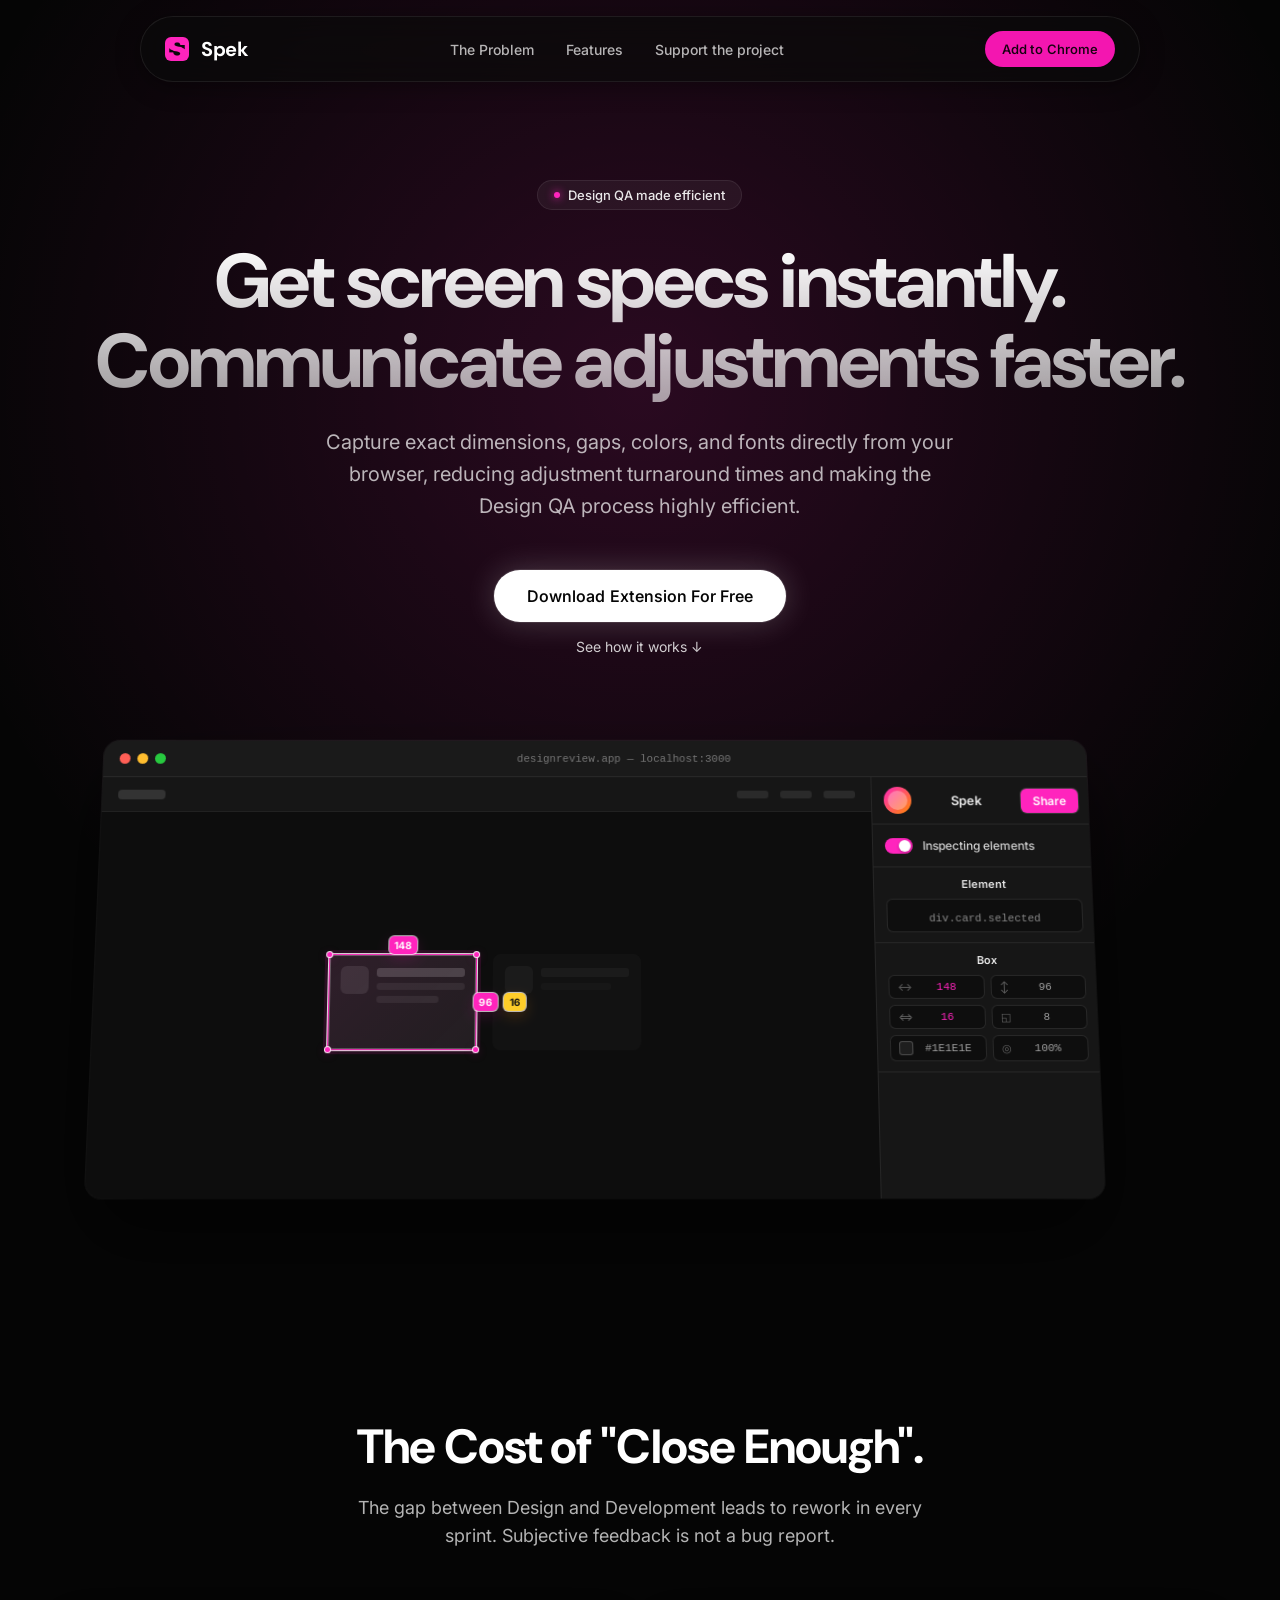
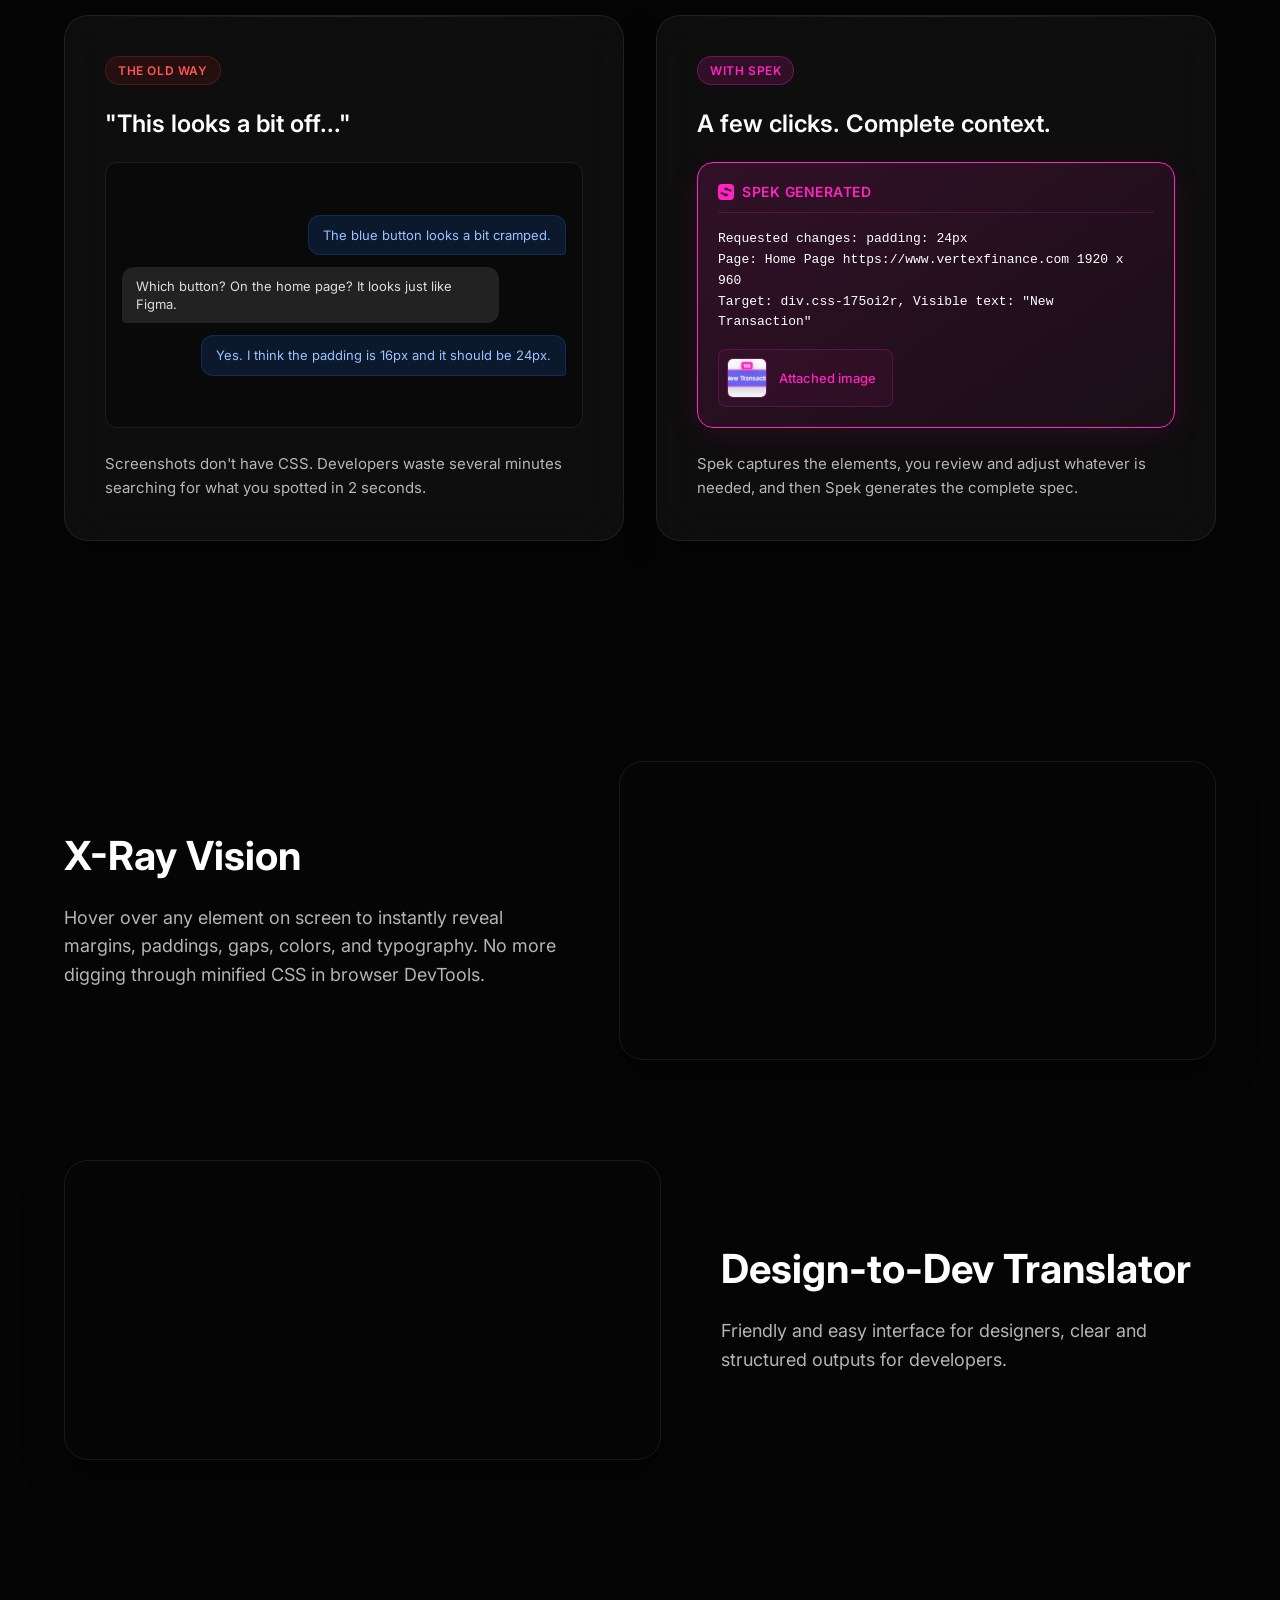
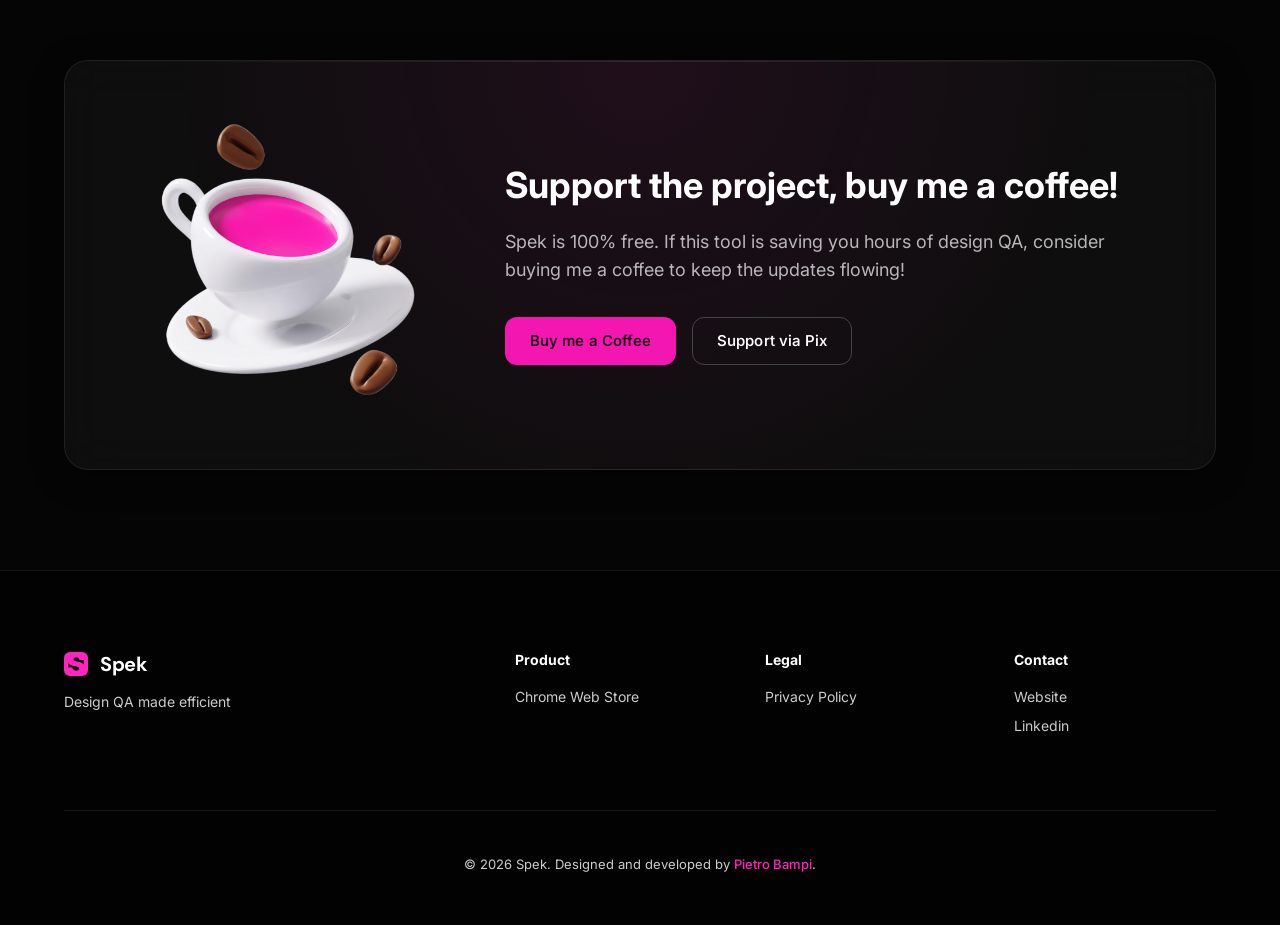
<file: index.html>
<!DOCTYPE html>
<html lang="en">
<head>
  <meta charset="UTF-8" />
  <meta name="viewport" content="width=device-width, initial-scale=1.0" />
  <title>Spek — Instant screen specs for faster Design QA</title>
  <link rel="icon" type="image/png" href="assets/logo.png" />
  <meta name="description" content="Get screen specs instantly. Inspect elements, capture CSS values, and communicate adjustments faster to streamline your Design QA process." />
  
  <link rel="preconnect" href="https://fonts.googleapis.com" />
  <link rel="preconnect" href="https://fonts.gstatic.com" crossorigin />
  <link href="https://fonts.googleapis.com/css2?family=DM+Sans:opsz,wght@9..40,400;9..40,500;9..40,600;9..40,700&family=Inter:wght@400;500;600;700&display=swap" rel="stylesheet" />
  
  <link rel="stylesheet" href="css/tokens.css" />
  <link rel="stylesheet" href="css/components.css" />
  <link rel="stylesheet" href="css/styles.css" />

  <!-- Google tag (gtag.js) -->
  <script async src="https://www.googletagmanager.com/gtag/js?id=G-5L1EF6Q3PL"></script>
  <script>
    window.dataLayer = window.dataLayer || [];
    function gtag(){dataLayer.push(arguments);}
    gtag('js', new Date());

    gtag('config', 'G-5L1EF6Q3PL');
  </script>
</head>
<body data-theme="dark" class="spek-v2">
  
  <!-- BACKGROUND EFFECTS -->
  <div class="bg-glow bg-glow-left"></div>
  <div class="bg-glow bg-glow-right"></div>
  <div class="bg-grid"></div>

  <!-- NAVIGATION -->
  <header class="glass-nav">
    <div class="nav-container">
      <div class="logo-group">
        <img src="assets/logo.png" alt="Spek Logo" class="logo-img" />
        <span class="logo-text">Spek</span>
      </div>
      <nav class="nav-links">
        <a href="#problem">The Problem</a>
        <a href="#features">Features</a>
        <a href="#donate">Support the project</a>
      </nav>
      <div class="nav-actions">
        <a href="https://chromewebstore.google.com/detail/spek/cfhbhhinhgdnhlhmnkkgmfgmeddamhnd" target="_blank" rel="noreferrer" class="ds-button ds-button--primary nav-cta" style="text-decoration: none;" onclick="gtag('event', 'click_nav_install');">Add to Chrome</a>
      </div>
    </div>
  </header>

  <main>
    <!-- HERO SECTION -->
    <section class="hero-section">
      <div class="container hero-container">
        <div class="hero-badge">
          <span class="badge-dot"></span>
          Design QA made efficient
        </div>
        <h1 class="hero-headline">
          Get screen specs instantly.<br/>Communicate adjustments faster.
        </h1>
        <p class="hero-subheadline">
          Capture exact dimensions, gaps, colors, and fonts directly from your browser, reducing adjustment turnaround times and making the Design QA process highly efficient.
        </p>
        <div class="hero-cta-group">
          <a href="https://chromewebstore.google.com/detail/spek/cfhbhhinhgdnhlhmnkkgmfgmeddamhnd" target="_blank" rel="noreferrer" class="ds-button ds-button--primary ds-button--large cta-glow" style="text-decoration: none; display: inline-flex;" onclick="gtag('event', 'click_hero_install');">
            Download Extension For Free
          </a>
          <a href="#problem" class="cta-text" onclick="gtag('event', 'click_hero_scroll');">See how it works ↓</a>
        </div>

        <div class="hero-visual-wrapper">
          <div class="glass-panel mockup-panel">
            <div class="mockup-header">
              <div class="window-controls">
                <span></span><span></span><span></span>
              </div>
              <div class="window-title">designreview.app — localhost:3000</div>
            </div>
            <div class="mockup-body">

              <!-- LEFT: Browser Content being inspected -->
              <div class="mockup-browser">
                <!-- Fake webpage content -->
                <div class="fake-page">
                  <div class="fake-navbar">
                    <div class="fake-logo-bar"></div>
                    <div class="fake-nav-items">
                      <div class="fake-nav-item"></div>
                      <div class="fake-nav-item"></div>
                      <div class="fake-nav-item"></div>
                    </div>
                  </div>
                  <div class="fake-page-body">
                    <!-- The selected card element -->
                    <div class="selected-element" id="selected-el">
                      <div class="sel-el-img"></div>
                      <div class="sel-el-text">
                        <div class="sel-el-title"></div>
                        <div class="sel-el-line"></div>
                        <div class="sel-el-line short"></div>
                      </div>
                    </div>
                    <!-- Another card next to it (to show gap) -->
                    <div class="ghost-element">
                      <div class="ghost-img"></div>
                      <div class="ghost-text">
                        <div class="ghost-title"></div>
                        <div class="ghost-line"></div>
                      </div>
                    </div>
                  </div>
                </div>

                <!-- SPEK OVERLAY — drawn over the selected element -->
                <div class="spek-overlay">
                  <!-- Handles (4 corners) -->
                  <div class="spek-handle spek-handle--tl"></div>
                  <div class="spek-handle spek-handle--tr"></div>
                  <div class="spek-handle spek-handle--bl"></div>
                  <div class="spek-handle spek-handle--br"></div>
                  <!-- Width chip: top-center, pink -->
                  <div class="spek-chip spek-chip--width">148</div>
                  <!-- Height chip: right-center, pink -->
                  <div class="spek-chip spek-chip--height">96</div>
                  <!-- Gap chip: yellow, positioned between the two cards -->
                  <div class="spek-chip spek-chip--gap">16</div>
                </div>
              </div>

              <!-- RIGHT: Spek Side Panel -->
              <div class="spek-panel">
                <!-- Panel Header -->
                <div class="spek-panel-header">
                  <div class="spek-avatar">
                    <div class="spek-avatar-img"></div>
                  </div>
                  <span class="spek-logo-label">Spek</span>
                  <button class="spek-share-btn" type="button">Share</button>
                </div>

                <!-- Runtime Toggle -->
                <div class="spek-runtime">
                  <div class="spek-toggle">
                    <div class="spek-toggle-track active">
                      <div class="spek-toggle-knob"></div>
                    </div>
                  </div>
                  <span class="spek-status">Inspecting elements</span>
                </div>

                <!-- Element section -->
                <div class="spek-section">
                  <div class="spek-section-label">Element</div>
                  <div class="spek-input spek-input--full">
                    <span class="spek-input-value">div.card.selected</span>
                  </div>
                </div>

                <!-- Box section -->
                <div class="spek-section">
                  <div class="spek-section-label">Box</div>
                  <div class="spek-fields-row">
                    <div class="spek-field">
                      <span class="spek-field-icon">↔</span>
                      <span class="spek-field-value corrected">148</span>
                    </div>
                    <div class="spek-field">
                      <span class="spek-field-icon">↕</span>
                      <span class="spek-field-value">96</span>
                    </div>
                  </div>
                  <div class="spek-fields-row">
                    <div class="spek-field">
                      <span class="spek-field-icon spek-gap-icon">⇔</span>
                      <span class="spek-field-value corrected">16</span>
                    </div>
                    <div class="spek-field">
                      <span class="spek-field-icon">◱</span>
                      <span class="spek-field-value">8</span>
                    </div>
                  </div>
                  <div class="spek-fields-row">
                    <div class="spek-field spek-color-field">
                      <div class="spek-swatch" style="background: #1E1E1E;"></div>
                      <span class="spek-field-value spek-hex">#1E1E1E</span>
                    </div>
                    <div class="spek-field">
                      <span class="spek-field-icon spek-opacity-icon">◎</span>
                      <span class="spek-field-value">100%</span>
                    </div>
                  </div>
                </div>
              </div>
            </div>
          </div>
        </div>
      </div>
    </section>

    <!-- PROBLEM SECTION -->
    <section id="problem" class="problem-section">
      <div class="container">
        <div class="section-header center">
          <h2 class="section-title">The Cost of "Close Enough".</h2>
          <p class="section-subtitle">The gap between Design and Development leads to rework in every sprint. Subjective feedback is not a bug report.</p>
        </div>

        <div class="comparison-grid">
          <!-- BAD -->
          <div class="glass-card comparison-card old-way">
            <div class="card-header">
              <span class="status-badge bad">The Old Way</span>
            </div>
            <h3 class="card-title">"This looks a bit off..."</h3>
            <div class="chat-mockup">
              <div class="chat-bubble designer">
                <p>The blue button looks a bit cramped.</p>
              </div>
              <div class="chat-bubble dev">
                <p>Which button? On the home page? It looks just like Figma.</p>
              </div>
              <div class="chat-bubble designer">
                <p>Yes. I think the padding is 16px and it should be 24px.</p>
              </div>
            </div>
            <p class="card-desc">Screenshots don't have CSS. Developers waste several minutes searching for what you spotted in 2 seconds.</p>
          </div>

          <!-- GOOD -->
          <div class="glass-card comparison-card new-way">
            <div class="card-header">
              <span class="status-badge good">With Spek</span>
            </div>
            <h3 class="card-title">A few clicks. Complete context.</h3>
            <div class="spek-output-bubble">
              <div class="spek-output-header">
                <img src="assets/logo.png" alt="Spek Logo" width="16" height="16" style="border-radius: 4px;" />
                <span class="spek-output-title">Spek generated</span>
              </div>
              <div class="spek-output-content">
                <pre>Requested changes: padding: 24px
Page: Home Page https://www.vertexfinance.com 1920 x 960
Target: div.css-175oi2r, Visible text: "New Transaction"</pre>
              </div>
              <div class="spek-output-attachment">
                <div class="attachment-thumbnail">
                  <img src="assets/spek-example.png" alt="Spek Example Selection" />
                </div>
                <span class="attachment-label">Attached image</span>
              </div>
            </div>
            <p class="card-desc">Spek captures the elements, you review and adjust whatever is needed, and then Spek generates the complete spec.</p>
          </div>
        </div>
      </div>
    </section>

    <!-- FEATURES SHOWCASE -->
    <section id="features" class="features-section">
      <div class="container">


        <div class="feature-showcase-container">
          <!-- Showcase 1 -->
          <div class="feature-showcase">
            <div class="feature-text">
              <h3>X-Ray Vision</h3>
              <p>Hover over any element on screen to instantly reveal margins, paddings, gaps, colors, and typography. No more digging through minified CSS in browser DevTools.</p>
            </div>
            <div class="feature-visual">
              <video src="assets/xray.mp4" autoplay loop muted playsinline class="showcase-video"></video>
            </div>
          </div>

          <!-- Showcase 2 -->
          <div class="feature-showcase reverse">
            <div class="feature-text">
              <h3>Design-to-Dev Translator</h3>
              <p>Friendly and easy interface for designers, clear and structured outputs for developers.</p>
            </div>
            <div class="feature-visual">
              <video src="assets/translator.mp4" autoplay loop muted playsinline class="showcase-video"></video>
            </div>
          </div>
        </div>
      </div>
    </section>

    <!-- DONATE SECTION -->
    <section id="donate" class="donate-section">
      <div class="container">
        <div class="glass-card donate-card donate-layout">
          <div class="donate-illustration">
            <img src="assets/coffee.png" alt="Neon coffee cup" class="coffee-img" />
          </div>
          <div class="donate-content">
            <h2 class="donate-title">Support the project, buy me a coffee!</h2>
            <p class="donate-text">Spek is 100% free. If this tool is saving you hours of design QA, consider buying me a coffee to keep the updates flowing!</p>
            <div class="donate-buttons">
              <a href="https://ko-fi.com/pietrobampi" target="_blank" rel="noreferrer" class="ds-button ds-button--primary donate-btn kofi-btn" style="text-decoration: none; display: inline-flex;" onclick="gtag('event', 'click_donate_kofi');">
                <span>Buy me a Coffee</span>
              </a>
              <button class="ds-button ds-button--secondary donate-btn pix-btn" type="button" onclick="gtag('event', 'click_donate_pix_modal');">
                <span>Support via Pix</span>
              </button>
            </div>
          </div>
        </div>
      </div>
    </section>
  </main>

  <footer class="site-footer">
    <div class="container">
      <div class="footer-grid">
        <div class="footer-brand">
          <div class="logo-group">
            <img src="assets/logo.png" alt="Spek Logo" class="logo-img" />
            <span class="logo-text">Spek</span>
          </div>
          <p class="footer-slogan">Design QA made efficient</p>
        </div>
        <div class="footer-links-group">
          <h4>Product</h4>
          <a href="https://chromewebstore.google.com/detail/spek/cfhbhhinhgdnhlhmnkkgmfgmeddamhnd" target="_blank" rel="noreferrer" onclick="gtag('event', 'click_footer_install');">Chrome Web Store</a>
        </div>
        <div class="footer-links-group">
          <h4>Legal</h4>
          <a href="https://drive.google.com/file/d/1p2aIIPk5f7WdxFLZucdjq1Ik0hMluiVA/view?usp=sharing" target="_blank" rel="noreferrer">Privacy Policy</a>
        </div>
        <div class="footer-links-group">
          <h4>Contact</h4>
          <a href="https://pietrobampi.framer.website/" target="_blank" rel="noreferrer">Website</a>
          <a href="https://www.linkedin.com/in/pietrobampi/" target="_blank" rel="noreferrer">Linkedin</a>
        </div>
      </div>
      <div class="footer-bottom">
        <p>&copy; 2026 Spek. Designed and developed by <a href="https://pietrobampi.framer.website/" target="_blank" rel="noreferrer" style="color: var(--neon-pink); text-decoration: none; font-weight: 500;">Pietro Bampi</a>.</p>
      </div>
    </div>
  </footer>
  <!-- PIX MODAL -->
  <div id="pix-modal" class="modal-overlay">
    <div class="glass-card modal-content">
      <button id="close-modal" class="modal-close" aria-label="Close modal">&times;</button>
      <h3 class="modal-title">Thanks for using Spek and for the coffee! 💚💛</h3>
      <div class="qr-container">
        <img src="assets/pix-qr.png" alt="Pix QR Code" class="qr-code" />
      </div>
      <p class="modal-text"><strong>For our Brazilian supporters:</strong> please scan the QR code using your bank's app to complete your donation via Pix.</p>
    </div>
  </div>

  <script>
    const pixBtn = document.querySelector('.pix-btn');
    const modal = document.getElementById('pix-modal');
    const closeBtn = document.getElementById('close-modal');

    if (pixBtn && modal && closeBtn) {
      pixBtn.addEventListener('click', () => {
        modal.classList.add('active');
      });

      closeBtn.addEventListener('click', () => {
        modal.classList.remove('active');
      });

      modal.addEventListener('click', (e) => {
        if (e.target === modal) {
          modal.classList.remove('active');
        }
      });
    }
  </script>
</body>
</html>
</file>
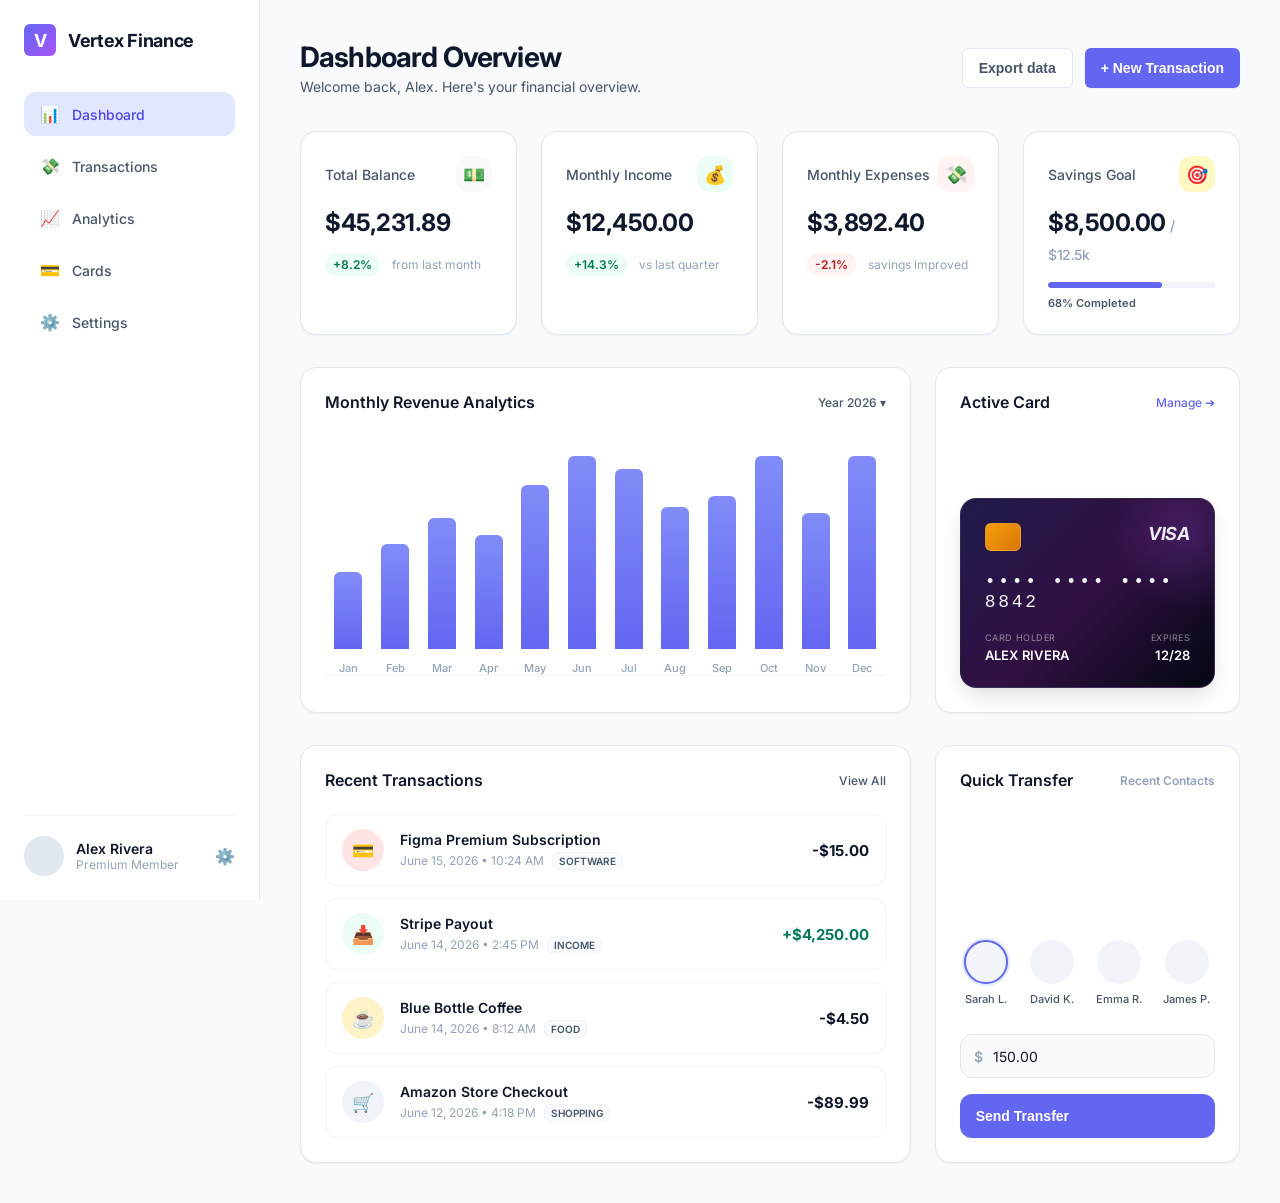
<file: demo.html>
<!DOCTYPE html>
<html lang="en">
<head>
  <meta charset="UTF-8">
  <meta name="viewport" content="width=device-width, initial-scale=1.0">
  <title>Vertex Finance — Dashboard Demo</title>
  
  <link rel="preconnect" href="https://fonts.googleapis.com">
  <link rel="preconnect" href="https://fonts.gstatic.com" crossorigin>
  <link href="https://fonts.googleapis.com/css2?family=Inter:wght@400;500;600;700&display=swap" rel="stylesheet">
  
  <style>
    :root {
      --bg-base: #f8fafc;
      --bg-card: #ffffff;
      --border-color: #f1f5f9;
      --border-card: #e2e8f0;
      
      --text-primary: #0f172a;
      --text-secondary: #475569;
      --text-muted: #94a3b8;
      
      --color-primary: #6366f1;
      --color-primary-hover: #4f46e5;
      --color-primary-light: #e0e7ff;
      
      --color-success: #10b981;
      --color-success-bg: #ecfdf5;
      --color-success-text: #047857;
      
      --color-danger: #ef4444;
      --color-danger-bg: #fef2f2;
      --color-danger-text: #b91c1c;
      
      --radius-sm: 6px;
      --radius-md: 12px;
      --radius-lg: 16px;
      --radius-full: 9999px;
      
      --shadow-sm: 0 1px 2px 0 rgba(0, 0, 0, 0.05);
      --shadow-md: 0 4px 6px -1px rgba(0, 0, 0, 0.05), 0 2px 4px -1px rgba(0, 0, 0, 0.03);
      --shadow-lg: 0 10px 15px -3px rgba(0, 0, 0, 0.05), 0 4px 6px -2px rgba(0, 0, 0, 0.02);
    }

    * {
      box-sizing: border-box;
      margin: 0;
      padding: 0;
    }

    body {
      font-family: 'Inter', sans-serif;
      background-color: var(--bg-base);
      color: var(--text-primary);
      display: flex;
      min-height: 100vh;
      overflow-x: hidden;
    }

    /* SIDEBAR */
    aside {
      width: 260px;
      background-color: var(--bg-card);
      border-right: 1px solid var(--border-card);
      display: flex;
      flex-direction: column;
      position: fixed;
      top: 0;
      bottom: 0;
      left: 0;
      z-index: 50;
      padding: 24px;
    }

    .brand {
      display: flex;
      align-items: center;
      gap: 12px;
      margin-bottom: 36px;
    }

    .brand-icon {
      width: 32px;
      height: 32px;
      border-radius: var(--radius-sm);
      background: linear-gradient(135deg, var(--color-primary), #a855f7);
      display: flex;
      align-items: center;
      justify-content: center;
      color: white;
      font-weight: 700;
      font-size: 18px;
    }

    .brand-name {
      font-weight: 700;
      font-size: 18px;
      letter-spacing: -0.02em;
    }

    .nav-menu {
      display: flex;
      flex-direction: column;
      gap: 8px;
      list-style: none;
      flex-grow: 1;
    }

    .nav-item a {
      display: flex;
      align-items: center;
      gap: 12px;
      padding: 12px 16px;
      color: var(--text-secondary);
      text-decoration: none;
      font-size: 14px;
      font-weight: 500;
      border-radius: var(--radius-md);
      transition: all 0.2s ease;
    }

    .nav-item a:hover {
      background-color: var(--bg-base);
      color: var(--text-primary);
    }

    .nav-item.active a {
      background-color: var(--color-primary-light);
      color: var(--color-primary-hover);
    }

    .nav-item-icon {
      font-size: 16px;
      width: 20px;
      text-align: center;
    }

    .user-profile {
      display: flex;
      align-items: center;
      gap: 12px;
      border-top: 1px solid var(--border-color);
      padding-top: 20px;
      margin-top: 20px;
    }

    .user-avatar {
      width: 40px;
      height: 40px;
      border-radius: var(--radius-full);
      background-color: #e2e8f0;
      background-image: url('https://images.unsplash.com/photo-1534528741775-53994a69daeb?auto=format&fit=crop&w=100&q=80');
      background-size: cover;
    }

    .user-info {
      display: flex;
      flex-direction: column;
      flex-grow: 1;
    }

    .user-name {
      font-size: 14px;
      font-weight: 600;
    }

    .user-role {
      font-size: 12px;
      color: var(--text-muted);
    }

    /* MAIN CONTENT */
    main {
      margin-left: 260px;
      flex-grow: 1;
      padding: 40px;
      max-width: 1400px;
    }

    /* HEADER */
    header {
      display: flex;
      justify-content: space-between;
      align-items: center;
      margin-bottom: 36px;
    }

    .header-title h1 {
      font-size: 28px;
      font-weight: 700;
      letter-spacing: -0.03em;
      margin-bottom: 4px;
    }

    .header-title p {
      font-size: 14px;
      color: var(--text-secondary);
    }

    .header-actions {
      display: flex;
      gap: 12px;
    }

    /* BUTTONS */
    .btn {
      display: inline-flex;
      align-items: center;
      gap: 8px;
      height: 40px;
      padding: 0 16px;
      font-size: 14px;
      font-weight: 600;
      border-radius: var(--radius-sm);
      border: none;
      cursor: pointer;
      transition: all 0.2s ease;
    }

    .btn-secondary {
      background-color: var(--bg-card);
      color: var(--text-secondary);
      border: 1px solid var(--border-card);
    }

    .btn-secondary:hover {
      background-color: var(--bg-base);
      color: var(--text-primary);
      border-color: var(--text-muted);
    }

    .btn-primary {
      background-color: var(--color-primary);
      color: white;
      box-shadow: var(--shadow-sm);
    }

    .btn-primary:hover {
      background-color: var(--color-primary-hover);
      box-shadow: var(--shadow-md);
    }

    /* KPI GRID */
    .kpi-grid {
      display: grid;
      grid-template-columns: repeat(4, 1fr);
      gap: 24px;
      margin-bottom: 32px;
    }

    .kpi-card {
      background-color: var(--bg-card);
      border: 1px solid var(--border-card);
      border-radius: var(--radius-lg);
      padding: 24px;
      display: flex;
      flex-direction: column;
      gap: 16px;
      box-shadow: var(--shadow-sm);
      transition: transform 0.2s ease, box-shadow 0.2s ease;
      cursor: pointer;
    }

    .kpi-card:hover {
      transform: translateY(-2px);
      box-shadow: var(--shadow-md);
      border-color: var(--text-muted);
    }

    .kpi-header {
      display: flex;
      justify-content: space-between;
      align-items: center;
    }

    .kpi-title {
      font-size: 14px;
      font-weight: 500;
      color: var(--text-secondary);
    }

    .kpi-icon-wrapper {
      width: 36px;
      height: 36px;
      border-radius: var(--radius-md);
      background-color: var(--bg-base);
      display: flex;
      align-items: center;
      justify-content: center;
      font-size: 18px;
    }

    .kpi-value {
      font-size: 24px;
      font-weight: 700;
      letter-spacing: -0.02em;
    }

    /* TAGS / CHIPS */
    .chip {
      display: inline-flex;
      align-items: center;
      padding: 4px 8px;
      border-radius: var(--radius-full);
      font-size: 12px;
      font-weight: 600;
    }

    .chip-success {
      background-color: var(--color-success-bg);
      color: var(--color-success-text);
    }

    .chip-danger {
      background-color: var(--color-danger-bg);
      color: var(--color-danger-text);
    }

    /* PROGRESS BAR */
    .progress-wrapper {
      display: flex;
      flex-direction: column;
      gap: 8px;
      width: 100%;
    }

    .progress-bar-bg {
      height: 6px;
      background-color: var(--border-color);
      border-radius: var(--radius-full);
      overflow: hidden;
      width: 100%;
    }

    .progress-bar-fill {
      height: 100%;
      background-color: var(--color-primary);
      border-radius: var(--radius-full);
      width: 68%;
    }

    /* DASHBOARD LAYOUT */
    .dashboard-layout {
      display: grid;
      grid-template-columns: 2fr 1fr;
      gap: 24px;
      margin-bottom: 32px;
    }

    .dashboard-card {
      background-color: var(--bg-card);
      border: 1px solid var(--border-card);
      border-radius: var(--radius-lg);
      padding: 24px;
      box-shadow: var(--shadow-sm);
    }

    .dashboard-card-title {
      font-size: 16px;
      font-weight: 600;
      margin-bottom: 24px;
      display: flex;
      justify-content: space-between;
      align-items: center;
    }

    /* CUSTOM CSS BAR CHART */
    .chart-container {
      height: 240px;
      display: flex;
      align-items: flex-end;
      justify-content: space-between;
      padding-top: 20px;
      border-bottom: 1px solid var(--border-color);
      margin-bottom: 12px;
    }

    .chart-bar-wrapper {
      display: flex;
      flex-direction: column;
      align-items: center;
      gap: 12px;
      flex-grow: 1;
      height: 100%;
      justify-content: flex-end;
    }

    .chart-bar {
      width: 28px;
      background: linear-gradient(to top, var(--color-primary), #818cf8);
      border-radius: var(--radius-sm) var(--radius-sm) 0 0;
      transition: height 0.6s cubic-bezier(0.4, 0, 0.2, 1);
      cursor: pointer;
      position: relative;
    }

    .chart-bar:hover {
      background: linear-gradient(to top, var(--color-primary-hover), #6366f1);
    }

    /* Tooltip inside bar */
    .chart-bar::after {
      content: attr(data-value);
      position: absolute;
      top: -30px;
      left: 50%;
      transform: translateX(-50%) scale(0.8);
      background-color: var(--text-primary);
      color: white;
      font-size: 10px;
      font-weight: 600;
      padding: 4px 6px;
      border-radius: var(--radius-sm);
      opacity: 0;
      transition: all 0.2s ease;
      pointer-events: none;
      white-space: nowrap;
    }

    .chart-bar:hover::after {
      opacity: 1;
      transform: translateX(-50%) scale(1);
      top: -35px;
    }

    .chart-label {
      font-size: 11px;
      color: var(--text-muted);
      font-weight: 500;
    }

    /* CREDIT CARD VIEW */
    .credit-card {
      width: 100%;
      height: 190px;
      border-radius: var(--radius-lg);
      background: linear-gradient(135deg, #1e1b4b 0%, #311042 50%, #030712 100%);
      box-shadow: 0 10px 25px -5px rgba(0, 0, 0, 0.15);
      padding: 24px;
      color: white;
      display: flex;
      flex-direction: column;
      justify-content: space-between;
      position: relative;
      overflow: hidden;
      border: 1px solid rgba(255, 255, 255, 0.1);
    }

    /* Subtle neon pattern inside card */
    .credit-card::before {
      content: '';
      position: absolute;
      top: -20%;
      right: -20%;
      width: 60%;
      height: 80%;
      background: radial-gradient(circle, rgba(168, 85, 247, 0.2) 0%, transparent 70%);
      pointer-events: none;
    }

    .card-top {
      display: flex;
      justify-content: space-between;
      align-items: flex-start;
    }

    .card-chip {
      width: 36px;
      height: 28px;
      background: linear-gradient(135deg, #f59e0b, #d97706);
      border-radius: var(--radius-sm);
      border: 1px solid rgba(255,255,255,0.15);
    }

    .card-type {
      font-style: italic;
      font-weight: 700;
      font-size: 18px;
      letter-spacing: -0.01em;
      opacity: 0.9;
    }

    .card-number {
      font-size: 18px;
      font-family: monospace;
      letter-spacing: 0.15em;
      margin: 20px 0;
      opacity: 0.95;
    }

    .card-bottom {
      display: flex;
      justify-content: space-between;
      align-items: flex-end;
    }

    .card-holder-label {
      font-size: 9px;
      text-transform: uppercase;
      color: rgba(255, 255, 255, 0.5);
      margin-bottom: 4px;
      letter-spacing: 0.05em;
    }

    .card-holder-value {
      font-size: 13px;
      font-weight: 600;
      text-transform: uppercase;
      letter-spacing: 0.02em;
    }

    .card-expiry-label {
      font-size: 9px;
      text-transform: uppercase;
      color: rgba(255, 255, 255, 0.5);
      margin-bottom: 4px;
      text-align: right;
      letter-spacing: 0.05em;
    }

    .card-expiry-value {
      font-size: 13px;
      font-weight: 600;
      text-align: right;
    }

    /* TRANSACTIONS & QUICK TRANSFER LAYOUT */
    .transactions-layout {
      display: grid;
      grid-template-columns: 2fr 1fr;
      gap: 24px;
    }

    /* TRANSACTION LIST */
    .transaction-list {
      display: flex;
      flex-direction: column;
      gap: 12px;
    }

    .transaction-item {
      display: flex;
      align-items: center;
      justify-content: space-between;
      padding: 14px 16px;
      border-radius: var(--radius-md);
      border: 1px solid var(--border-color);
      background-color: var(--bg-card);
      transition: all 0.2s ease;
      cursor: pointer;
    }

    .transaction-item:hover {
      border-color: var(--border-card);
      background-color: #fafafa;
      transform: translateX(2px);
    }

    .trans-info-group {
      display: flex;
      align-items: center;
      gap: 16px;
    }

    .trans-icon-bg {
      width: 42px;
      height: 42px;
      border-radius: var(--radius-full);
      display: flex;
      align-items: center;
      justify-content: center;
      font-size: 18px;
    }

    .trans-details {
      display: flex;
      flex-direction: column;
      gap: 4px;
    }

    .trans-name {
      font-size: 14px;
      font-weight: 600;
    }

    .trans-meta {
      display: flex;
      align-items: center;
      gap: 8px;
    }

    .trans-date {
      font-size: 12px;
      color: var(--text-muted);
    }

    .trans-tag {
      font-size: 10px;
      font-weight: 600;
      padding: 2px 6px;
      border-radius: var(--radius-sm);
      background-color: var(--bg-base);
      color: var(--text-secondary);
      border: 1px solid var(--border-color);
      text-transform: uppercase;
    }

    .trans-amount {
      font-size: 15px;
      font-weight: 700;
      text-align: right;
    }

    .amount-income {
      color: var(--color-success-text);
    }

    .amount-expense {
      color: var(--text-primary);
    }

    /* QUICK TRANSFER */
    .quick-transfer-contacts {
      display: flex;
      justify-content: space-between;
      gap: 12px;
      margin-bottom: 24px;
      padding: 4px 0;
    }

    .contact-wrapper {
      display: flex;
      flex-direction: column;
      align-items: center;
      gap: 8px;
      cursor: pointer;
      flex-grow: 1;
    }

    .contact-avatar {
      width: 44px;
      height: 44px;
      border-radius: var(--radius-full);
      background-color: var(--border-color);
      border: 2px solid transparent;
      background-size: cover;
      background-position: center;
      transition: all 0.2s ease;
    }

    .contact-wrapper:hover .contact-avatar {
      border-color: var(--color-primary);
      transform: scale(1.05);
    }

    .contact-wrapper.selected .contact-avatar {
      border-color: var(--color-primary);
      box-shadow: 0 0 0 2px var(--color-primary-light);
    }

    .contact-name {
      font-size: 11px;
      font-weight: 500;
      color: var(--text-secondary);
    }

    .transfer-form {
      display: flex;
      flex-direction: column;
      gap: 16px;
    }

    .input-group {
      position: relative;
      width: 100%;
    }

    .input-icon {
      position: absolute;
      left: 14px;
      top: 50%;
      transform: translateY(-50%);
      color: var(--text-muted);
      font-weight: 600;
      font-size: 14px;
    }

    .transfer-input {
      width: 100%;
      height: 44px;
      padding: 0 16px 0 32px;
      border: 1px solid var(--border-card);
      border-radius: var(--radius-md);
      font-size: 14px;
      font-family: inherit;
      color: var(--text-primary);
      outline: none;
      transition: all 0.2s ease;
      background-color: var(--bg-base);
    }

    .transfer-input:focus {
      border-color: var(--color-primary);
      background-color: white;
      box-shadow: 0 0 0 3px var(--color-primary-light);
    }

    .transfer-btn {
      width: 100%;
      height: 44px;
      border-radius: var(--radius-md);
      font-size: 14px;
    }

    /* INTERACTIVE MODAL FOR ADD TRANSACTION */
    .modal-overlay {
      position: fixed;
      top: 0; left: 0; right: 0; bottom: 0;
      background-color: rgba(15, 23, 42, 0.4);
      backdrop-filter: blur(4px);
      display: none;
      align-items: center;
      justify-content: center;
      z-index: 100;
    }

    .modal-overlay.active {
      display: flex;
    }

    .modal-card {
      background-color: white;
      border-radius: var(--radius-lg);
      border: 1px solid var(--border-card);
      width: 100%;
      max-width: 440px;
      box-shadow: var(--shadow-lg);
      padding: 32px;
      position: relative;
      animation: modalSlide 0.3s cubic-bezier(0.16, 1, 0.3, 1);
    }

    @keyframes modalSlide {
      from { transform: translateY(10px) scale(0.98); opacity: 0; }
      to { transform: translateY(0) scale(1); opacity: 1; }
    }

    .modal-title {
      font-size: 18px;
      font-weight: 700;
      margin-bottom: 20px;
    }

    .modal-close {
      position: absolute;
      top: 24px;
      right: 24px;
      background: none;
      border: none;
      font-size: 20px;
      cursor: pointer;
      color: var(--text-muted);
    }

    .modal-form {
      display: flex;
      flex-direction: column;
      gap: 16px;
    }

    .form-group {
      display: flex;
      flex-direction: column;
      gap: 6px;
    }

    .form-group label {
      font-size: 12px;
      font-weight: 600;
      color: var(--text-secondary);
    }

    .form-input {
      height: 40px;
      padding: 0 12px;
      border: 1px solid var(--border-card);
      border-radius: var(--radius-sm);
      font-size: 14px;
      font-family: inherit;
      outline: none;
      background-color: var(--bg-base);
    }

    .form-input:focus {
      border-color: var(--color-primary);
      background-color: white;
    }

    .modal-actions {
      display: flex;
      justify-content: flex-end;
      gap: 12px;
      margin-top: 12px;
    }
  </style>
</head>
<body>

  <!-- SIDEBAR -->
  <aside>
    <div class="brand">
      <div class="brand-icon">V</div>
      <span class="brand-name">Vertex Finance</span>
    </div>
    
    <ul class="nav-menu">
      <li class="nav-item active">
        <a href="#">
          <span class="nav-item-icon">📊</span>
          Dashboard
        </a>
      </li>
      <li class="nav-item">
        <a href="#">
          <span class="nav-item-icon">💸</span>
          Transactions
        </a>
      </li>
      <li class="nav-item">
        <a href="#">
          <span class="nav-item-icon">📈</span>
          Analytics
        </a>
      </li>
      <li class="nav-item">
        <a href="#">
          <span class="nav-item-icon">💳</span>
          Cards
        </a>
      </li>
      <li class="nav-item">
        <a href="#">
          <span class="nav-item-icon">⚙️</span>
          Settings
        </a>
      </li>
    </ul>

    <div class="user-profile">
      <div class="user-avatar"></div>
      <div class="user-info">
        <span class="user-name">Alex Rivera</span>
        <span class="user-role">Premium Member</span>
      </div>
      <span style="cursor: pointer; color: var(--text-secondary);">⚙️</span>
    </div>
  </aside>

  <!-- MAIN CONTENT -->
  <main>
    <header>
      <div class="header-title">
        <h1>Dashboard Overview</h1>
        <p>Welcome back, Alex. Here's your financial overview.</p>
      </div>
      <div class="header-actions">
        <button class="btn btn-secondary">Export data</button>
        <button class="btn btn-primary" id="openModalBtn">+ New Transaction</button>
      </div>
    </header>

    <!-- KPI GRID -->
    <section class="kpi-grid">
      <!-- Balance Card -->
      <div class="kpi-card">
        <div class="kpi-header">
          <span class="kpi-title">Total Balance</span>
          <div class="kpi-icon-wrapper" style="color: var(--color-primary);">💵</div>
        </div>
        <span class="kpi-value">$45,231.89</span>
        <div>
          <span class="chip chip-success">+8.2%</span>
          <span style="font-size: 12px; color: var(--text-muted); margin-left: 8px;">from last month</span>
        </div>
      </div>

      <!-- Income Card -->
      <div class="kpi-card">
        <div class="kpi-header">
          <span class="kpi-title">Monthly Income</span>
          <div class="kpi-icon-wrapper" style="color: var(--color-success-text); background-color: var(--color-success-bg);">💰</div>
        </div>
        <span class="kpi-value">$12,450.00</span>
        <div>
          <span class="chip chip-success">+14.3%</span>
          <span style="font-size: 12px; color: var(--text-muted); margin-left: 8px;">vs last quarter</span>
        </div>
      </div>

      <!-- Expenses Card -->
      <div class="kpi-card">
        <div class="kpi-header">
          <span class="kpi-title">Monthly Expenses</span>
          <div class="kpi-icon-wrapper" style="color: var(--color-danger-text); background-color: var(--color-danger-bg);">💸</div>
        </div>
        <span class="kpi-value">$3,892.40</span>
        <div>
          <span class="chip chip-danger">-2.1%</span>
          <span style="font-size: 12px; color: var(--text-muted); margin-left: 8px;">savings improved</span>
        </div>
      </div>

      <!-- Savings Goal Card -->
      <div class="kpi-card">
        <div class="kpi-header">
          <span class="kpi-title">Savings Goal</span>
          <div class="kpi-icon-wrapper" style="color: #ca8a04; background-color: #fef9c3;">🎯</div>
        </div>
        <span class="kpi-value">$8,500.00 <span style="font-size: 14px; font-weight: 500; color: var(--text-muted);">/ $12.5k</span></span>
        <div class="progress-wrapper">
          <div class="progress-bar-bg">
            <div class="progress-bar-fill"></div>
          </div>
          <span style="font-size: 11px; color: var(--text-secondary); font-weight: 600;">68% Completed</span>
        </div>
      </div>
    </section>

    <!-- MIDDLE LAYOUT (CHART & CREDIT CARD) -->
    <section class="dashboard-layout">
      <!-- Chart Card -->
      <div class="dashboard-card">
        <div class="dashboard-card-title">
          <span>Monthly Revenue Analytics</span>
          <span style="font-size: 12px; color: var(--text-secondary); cursor: pointer; font-weight: 500;">Year 2026 ▾</span>
        </div>
        
        <div class="chart-container">
          <div class="chart-bar-wrapper">
            <div class="chart-bar" style="height: 35%;" data-value="$3,500"></div>
            <span class="chart-label">Jan</span>
          </div>
          <div class="chart-bar-wrapper">
            <div class="chart-bar" style="height: 48%;" data-value="$4,800"></div>
            <span class="chart-label">Feb</span>
          </div>
          <div class="chart-bar-wrapper">
            <div class="chart-bar" style="height: 60%;" data-value="$6,000"></div>
            <span class="chart-label">Mar</span>
          </div>
          <div class="chart-bar-wrapper">
            <div class="chart-bar" style="height: 52%;" data-value="$5,200"></div>
            <span class="chart-label">Apr</span>
          </div>
          <div class="chart-bar-wrapper">
            <div class="chart-bar" style="height: 75%;" data-value="$7,500"></div>
            <span class="chart-label">May</span>
          </div>
          <div class="chart-bar-wrapper">
            <div class="chart-bar" style="height: 90%;" data-value="$9,000"></div>
            <span class="chart-label">Jun</span>
          </div>
          <div class="chart-bar-wrapper">
            <div class="chart-bar" style="height: 82%;" data-value="$8,200"></div>
            <span class="chart-label">Jul</span>
          </div>
          <div class="chart-bar-wrapper">
            <div class="chart-bar" style="height: 65%;" data-value="$6,500"></div>
            <span class="chart-label">Aug</span>
          </div>
          <div class="chart-bar-wrapper">
            <div class="chart-bar" style="height: 70%;" data-value="$7,000"></div>
            <span class="chart-label">Sep</span>
          </div>
          <div class="chart-bar-wrapper">
            <div class="chart-bar" style="height: 88%;" data-value="$8,800"></div>
            <span class="chart-label">Oct</span>
          </div>
          <div class="chart-bar-wrapper">
            <div class="chart-bar" style="height: 62%;" data-value="$6,200"></div>
            <span class="chart-label">Nov</span>
          </div>
          <div class="chart-bar-wrapper">
            <div class="chart-bar" style="height: 95%;" data-value="$9,500"></div>
            <span class="chart-label">Dec</span>
          </div>
        </div>
      </div>

      <!-- Credit Card Card -->
      <div class="dashboard-card" style="display: flex; flex-direction: column; justify-content: space-between;">
        <div class="dashboard-card-title" style="margin-bottom: 12px;">
          <span>Active Card</span>
          <span style="font-size: 12px; color: var(--color-primary); cursor: pointer; font-weight: 500;">Manage ➔</span>
        </div>
        
        <!-- Virtual Card Element -->
        <div class="credit-card">
          <div class="card-top">
            <div class="card-chip"></div>
            <span class="card-type">VISA</span>
          </div>
          <div class="card-number">•••• •••• •••• 8842</div>
          <div class="card-bottom">
            <div>
              <div class="card-holder-label">Card Holder</div>
              <div class="card-holder-value">Alex Rivera</div>
            </div>
            <div>
              <div class="card-expiry-label">Expires</div>
              <div class="card-expiry-value">12/28</div>
            </div>
          </div>
        </div>
      </div>
    </section>

    <!-- TRANSACTIONS & QUICK TRANSFER -->
    <section class="transactions-layout">
      <!-- Recent Transactions -->
      <div class="dashboard-card">
        <div class="dashboard-card-title">
          <span>Recent Transactions</span>
          <span style="font-size: 12px; color: var(--text-secondary); cursor: pointer; font-weight: 500;">View All</span>
        </div>
        
        <div class="transaction-list" id="transactionList">
          <!-- Item 1 -->
          <div class="transaction-item">
            <div class="trans-info-group">
              <div class="trans-icon-bg" style="background-color: #ffe4e6; color: #e11d48;">💳</div>
              <div class="trans-details">
                <span class="trans-name">Figma Premium Subscription</span>
                <div class="trans-meta">
                  <span class="trans-date">June 15, 2026 • 10:24 AM</span>
                  <span class="trans-tag">Software</span>
                </div>
              </div>
            </div>
            <span class="trans-amount amount-expense">-$15.00</span>
          </div>

          <!-- Item 2 -->
          <div class="transaction-item">
            <div class="trans-info-group">
              <div class="trans-icon-bg" style="background-color: var(--color-success-bg); color: var(--color-success-text);">📥</div>
              <div class="trans-details">
                <span class="trans-name">Stripe Payout</span>
                <div class="trans-meta">
                  <span class="trans-date">June 14, 2026 • 2:45 PM</span>
                  <span class="trans-tag">Income</span>
                </div>
              </div>
            </div>
            <span class="trans-amount amount-income">+$4,250.00</span>
          </div>

          <!-- Item 3 -->
          <div class="transaction-item">
            <div class="trans-info-group">
              <div class="trans-icon-bg" style="background-color: #fef3c7; color: #d97706;">☕</div>
              <div class="trans-details">
                <span class="trans-name">Blue Bottle Coffee</span>
                <div class="trans-meta">
                  <span class="trans-date">June 14, 2026 • 8:12 AM</span>
                  <span class="trans-tag">Food</span>
                </div>
              </div>
            </div>
            <span class="trans-amount amount-expense">-$4.50</span>
          </div>

          <!-- Item 4 -->
          <div class="transaction-item">
            <div class="trans-info-group">
              <div class="trans-icon-bg" style="background-color: #f1f5f9; color: var(--text-secondary);">🛒</div>
              <div class="trans-details">
                <span class="trans-name">Amazon Store Checkout</span>
                <div class="trans-meta">
                  <span class="trans-date">June 12, 2026 • 4:18 PM</span>
                  <span class="trans-tag">Shopping</span>
                </div>
              </div>
            </div>
            <span class="trans-amount amount-expense">-$89.99</span>
          </div>
        </div>
      </div>

      <!-- Quick Transfer -->
      <div class="dashboard-card" style="display: flex; flex-direction: column; justify-content: space-between;">
        <div class="dashboard-card-title" style="margin-bottom: 16px;">
          <span>Quick Transfer</span>
          <span style="font-size: 12px; color: var(--text-muted);">Recent Contacts</span>
        </div>
        
        <div>
          <!-- Contacts list -->
          <div class="quick-transfer-contacts">
            <div class="contact-wrapper selected" data-name="Sarah">
              <div class="contact-avatar" style="background-image: url('https://images.unsplash.com/photo-1494790108377-be9c29b29330?auto=format&fit=crop&w=80&q=80');"></div>
              <span class="contact-name">Sarah L.</span>
            </div>
            <div class="contact-wrapper" data-name="David">
              <div class="contact-avatar" style="background-image: url('https://images.unsplash.com/photo-1500648767791-00dcc994a43e?auto=format&fit=crop&w=80&q=80');"></div>
              <span class="contact-name">David K.</span>
            </div>
            <div class="contact-wrapper" data-name="Emma">
              <div class="contact-avatar" style="background-image: url('https://images.unsplash.com/photo-1438761681033-6461ffad8d80?auto=format&fit=crop&w=80&q=80');"></div>
              <span class="contact-name">Emma R.</span>
            </div>
            <div class="contact-wrapper" data-name="James">
              <div class="contact-avatar" style="background-image: url('https://images.unsplash.com/photo-1472099645785-5658abf4ff4e?auto=format&fit=crop&w=80&q=80');"></div>
              <span class="contact-name">James P.</span>
            </div>
          </div>
          
          <!-- Amount transfer form -->
          <div class="transfer-form">
            <div class="input-group">
              <span class="input-icon">$</span>
              <input type="text" class="transfer-input" value="150.00" placeholder="0.00">
            </div>
            <button class="btn btn-primary transfer-btn" id="sendBtn">Send Transfer</button>
          </div>
        </div>
      </div>
    </section>
  </main>

  <!-- ADD TRANSACTION MODAL -->
  <div class="modal-overlay" id="modalOverlay">
    <div class="modal-card">
      <button class="modal-close" id="closeModalBtn">&times;</button>
      <h3 class="modal-title">New Transaction</h3>
      
      <div class="modal-form">
        <div class="form-group">
          <label for="txName">Description / Name</label>
          <input type="text" id="txName" class="form-input" placeholder="e.g. Netflix Premium">
        </div>
        <div class="form-group">
          <label for="txCategory">Category</label>
          <input type="text" id="txCategory" class="form-input" placeholder="e.g. Subscription">
        </div>
        <div class="form-group">
          <label for="txAmount">Amount ($)</label>
          <input type="number" id="txAmount" class="form-input" placeholder="0.00" step="0.01">
        </div>
        <div class="form-group">
          <label for="txType">Type</label>
          <select id="txType" class="form-input">
            <option value="expense">Expense (-)</option>
            <option value="income">Income (+)</option>
          </select>
        </div>
        
        <div class="modal-actions">
          <button class="btn btn-secondary" id="cancelModalBtn">Cancel</button>
          <button class="btn btn-primary" id="saveTxBtn">Add Transaction</button>
        </div>
      </div>
    </div>
  </div>

  <script>
    // Elements
    const openModalBtn = document.getElementById('openModalBtn');
    const closeModalBtn = document.getElementById('closeModalBtn');
    const cancelModalBtn = document.getElementById('cancelModalBtn');
    const modalOverlay = document.getElementById('modalOverlay');
    const saveTxBtn = document.getElementById('saveTxBtn');
    const transactionList = document.getElementById('transactionList');
    
    const txNameInput = document.getElementById('txName');
    const txCategoryInput = document.getElementById('txCategory');
    const txAmountInput = document.getElementById('txAmount');
    const txTypeSelect = document.getElementById('txType');
    
    // Open modal
    openModalBtn.addEventListener('click', () => {
      modalOverlay.classList.add('active');
    });

    // Close modal
    const closeModal = () => {
      modalOverlay.classList.remove('active');
      txNameInput.value = '';
      txCategoryInput.value = '';
      txAmountInput.value = '';
    };

    closeModalBtn.addEventListener('click', closeModal);
    cancelModalBtn.addEventListener('click', closeModal);
    modalOverlay.addEventListener('click', (e) => {
      if (e.target === modalOverlay) closeModal();
    });

    // Save transaction
    saveTxBtn.addEventListener('click', () => {
      const name = txNameInput.value.trim();
      const category = txCategoryInput.value.trim() || 'General';
      const amount = parseFloat(txAmountInput.value) || 0;
      const type = txTypeSelect.value;
      
      if (!name || amount <= 0) {
        alert('Please provide a valid description and amount.');
        return;
      }

      // Create transaction item HTML
      const item = document.createElement('div');
      item.className = 'transaction-item';
      
      const formattedAmount = type === 'income' ? `+$${amount.toFixed(2)}` : `-$${amount.toFixed(2)}`;
      const amountClass = type === 'income' ? 'amount-income' : 'amount-expense';
      const icon = type === 'income' ? '📥' : '💳';
      const iconBg = type === 'income' ? 'var(--color-success-bg)' : '#ffe4e6';
      const iconColor = type === 'income' ? 'var(--color-success-text)' : '#e11d48';

      item.innerHTML = `
        <div class="trans-info-group">
          <div class="trans-icon-bg" style="background-color: ${iconBg}; color: ${iconColor};">${icon}</div>
          <div class="trans-details">
            <span class="trans-name">${name}</span>
            <div class="trans-meta">
              <span class="trans-date">Today • Just now</span>
              <span class="trans-tag">${category}</span>
            </div>
          </div>
        </div>
        <span class="trans-amount ${amountClass}">${formattedAmount}</span>
      `;

      // Insert at the top of list
      transactionList.insertBefore(item, transactionList.firstChild);
      
      closeModal();
    });

    // Contact selection in quick transfer
    const contacts = document.querySelectorAll('.contact-wrapper');
    contacts.forEach(contact => {
      contact.addEventListener('click', () => {
        contacts.forEach(c => c.classList.remove('selected'));
        contact.classList.add('selected');
      });
    });

    // Transfer alert
    document.getElementById('sendBtn').addEventListener('click', () => {
      const selectedContact = document.querySelector('.contact-wrapper.selected').getAttribute('data-name');
      const amount = document.querySelector('.transfer-input').value;
      alert(`Transfer of $${amount} sent to ${selectedContact} successfully!`);
    });
  </script>
</body>
</html>
</file>
<file: css/tokens.css>
/* Design Review tokens
   Source: Figma Variables Collections: Colors, Sizing, Typography
   Includes: local Text Styles and Effect Styles
*/

:root {
  /* Colors / primitives */
  --primitives-black-100: rgba(0, 0, 0, 0.05);
  --primitives-black-200: rgba(0, 0, 0, 0.1);
  --primitives-black-300: rgba(0, 0, 0, 0.2);
  --primitives-black-400: rgba(0, 0, 0, 0.3);
  --primitives-black-500: rgba(0, 0, 0, 0.5);
  --primitives-black-600: rgba(0, 0, 0, 0.8);
  --primitives-black-700: rgba(0, 0, 0, 0.85);
  --primitives-black-800: rgba(0, 0, 0, 0.9);
  --primitives-black-900: rgba(0, 0, 0, 0.95);
  --primitives-black-1000: #000000;

  --primitives-white-100: rgba(255, 255, 255, 0.05);
  --primitives-white-200: rgba(255, 255, 255, 0.1);
  --primitives-white-300: rgba(255, 255, 255, 0.2);
  --primitives-white-400: rgba(255, 255, 255, 0.4);
  --primitives-white-500: rgba(255, 255, 255, 0.7);
  --primitives-white-600: rgba(255, 255, 255, 0.8);
  --primitives-white-700: rgba(255, 255, 255, 0.85);
  --primitives-white-800: rgba(255, 255, 255, 0.9);
  --primitives-white-900: rgba(255, 255, 255, 0.95);
  --primitives-white-1000: #FFFFFF;

  --primitives-grey-100: #F5F5F5;
  --primitives-grey-200: #E6E6E6;
  --primitives-grey-300: #D9D9D9;
  --primitives-grey-400: #B3B3B3;
  --primitives-grey-500: #757575;
  --primitives-grey-600: #444444;
  --primitives-grey-700: #383838;
  --primitives-grey-800: #2C2C2C;
  --primitives-grey-900: #1E1E1E;
  --primitives-grey-1000: #111111;

  --primitives-pink-100: #FFF0FE;
  --primitives-pink-200: #FFE0FC;
  --primitives-pink-300: #FFBDF2;
  --primitives-pink-400: #FF99E0;
  --primitives-pink-500: #FF24BD;
  --primitives-pink-600: #EA10AC;
  --primitives-pink-700: #CB0B96;
  --primitives-pink-800: #971172;
  --primitives-pink-900: #5F114C;
  --primitives-pink-1000: #451138;

  --primitives-green-100: #EBFFEE;
  --primitives-green-200: #CFF7D3;
  --primitives-green-300: #AFF4C6;
  --primitives-green-400: #85E0A3;
  --primitives-green-500: #14AE5C;
  --primitives-green-600: #009951;
  --primitives-green-700: #008043;
  --primitives-green-800: #036838;
  --primitives-green-900: #024626;
  --primitives-green-1000: #083A23;

  --primitives-yellow-100: #FFFBEB;
  --primitives-yellow-200: #FFF1C2;
  --primitives-yellow-300: #FFE8A3;
  --primitives-yellow-400: #FFD966;
  --primitives-yellow-500: #FFCD29;
  --primitives-yellow-600: #FFC21A;
  --primitives-yellow-700: #FAB815;
  --primitives-yellow-800: #EBA611;
  --primitives-yellow-900: #DD940E;
  --primitives-yellow-1000: #B86200;

  --primitives-red-100: #FFF5F5;
  --primitives-red-200: #FFE2E0;
  --primitives-red-300: #FFC7C2;
  --primitives-red-400: #FFAFA3;
  --primitives-red-500: #F24822;
  --primitives-red-600: #DC3412;
  --primitives-red-700: #BD2915;
  --primitives-red-800: #9F1F18;
  --primitives-red-900: #771208;
  --primitives-red-1000: #660E0B;

  /* Colors / semantic */
  --semantic-bg-brand-default: var(--primitives-pink-500);
  --semantic-bg-brand-secondary: var(--primitives-pink-700);
  --semantic-bg-brand-tertiary: var(--primitives-pink-800);
  --semantic-bg-brand-subtle: var(--primitives-pink-300);
  --semantic-bg-default-default: var(--primitives-white-1000);
  --semantic-bg-default-secondary: var(--primitives-grey-100);
  --semantic-bg-default-tertiary: var(--primitives-grey-200);
  --semantic-bg-default-overlay: var(--primitives-black-300);
  --semantic-bg-default-dark: var(--primitives-grey-900);
  --semantic-border-brand-default: var(--primitives-pink-300);
  --semantic-border-brand-strong: var(--primitives-pink-600);
  --semantic-border-default-default: var(--primitives-grey-200);
  --semantic-border-default-strong: var(--primitives-grey-800);
  --semantic-border-success-success: var(--primitives-green-300);
  --semantic-border-warning-warning: var(--primitives-yellow-300);
  --semantic-border-danger-danger: var(--primitives-red-300);
  --semantic-icon-and-text-default-default: var(--primitives-black-800);
  --semantic-icon-and-text-default-inverse: var(--primitives-white-1000);
  --semantic-icon-and-text-default-secondary: var(--primitives-black-500);
  --semantic-icon-and-text-default-disabled: var(--primitives-black-400);
  --semantic-icon-and-text-default-light: var(--primitives-white-1000);
  --semantic-icon-and-text-brand-default: var(--primitives-pink-600);
  --semantic-icon-and-text-brand-secondary: var(--primitives-pink-400);
  --semantic-icon-and-text-success-default: var(--primitives-green-500);
  --semantic-icon-and-text-warning-default: var(--primitives-yellow-500);
  --semantic-icon-and-text-danger-default: var(--primitives-red-500);

  /* Sizing */
  --spacers-spacer-0: 0px;
  --spacers-spacer-1: 4px;
  --spacers-spacer-2: 8px;
  --spacers-spacer-3: 16px;
  --spacers-spacer-4: 24px;
  --spacers-spacer-5: 32px;
  --spacers-spacer-6: 40px;
  --radius-radius-none: 0px;
  --radius-radius-small: 2px;
  --radius-radius-medium: 5px;
  --radius-radius-large: 13px;
  --radius-radius-full: 9999px;

  /* Typography variables */
  --font-family-default: Inter;
  --font-family-display: "DM Sans";
  --font-family-mono: "Roboto Mono";
  --font-weight-default: 450;
  --font-weight-medium: 450;
  --font-weight-strong: 550;
  --font-weight-heavy: 550;

  --body-large-font-family: Inter;
  --body-large-font-size: 13px;
  --body-large-font-weight: 450;
  --body-large-line-height: 22px;
  --body-large-letter-spacing: -0.0025em;
  --body-large-strong-font-family: Inter;
  --body-large-strong-font-size: 13px;
  --body-large-strong-font-weight: 550;
  --body-large-strong-line-height: 22px;
  --body-large-strong-letter-spacing: -0.0025em;

  --body-medium-font-family: Inter;
  --body-medium-font-size: 11px;
  --body-medium-font-weight: 450;
  --body-medium-line-height: 16px;
  --body-medium-letter-spacing: 0.005em;
  --body-medium-strong-font-family: Inter;
  --body-medium-strong-font-size: 11px;
  --body-medium-strong-font-weight: 550;
  --body-medium-strong-line-height: 16px;
  --body-medium-strong-letter-spacing: 0.005em;

  --body-small-font-family: Inter;
  --body-small-font-size: 9px;
  --body-small-font-weight: 450;
  --body-small-line-height: 14px;
  --body-small-letter-spacing: 0.005em;
  --body-small-strong-font-family: Inter;
  --body-small-strong-font-size: 9px;
  --body-small-strong-font-weight: 550;
  --body-small-strong-line-height: 14px;
  --body-small-strong-letter-spacing: 0.005em;

  --heading-display-font-family: "DM Sans";
  --heading-display-font-size: 48px;
  --heading-display-font-weight: 450;
  --heading-display-line-height: 56px;
  --heading-display-letter-spacing: -0.03em;
  --heading-large-font-family: Inter;
  --heading-large-font-size: 24px;
  --heading-large-font-weight: 550;
  --heading-large-line-height: 32px;
  --heading-large-letter-spacing: -0.017em;
  --heading-medium-font-family: Inter;
  --heading-medium-font-size: 15px;
  --heading-medium-font-weight: 550;
  --heading-medium-line-height: 25px;
  --heading-medium-letter-spacing: -0.005em;
  --heading-small-font-family: Inter;
  --heading-small-font-size: 13px;
  --heading-small-font-weight: 550;
  --heading-small-line-height: 22px;
  --heading-small-letter-spacing: -0.0025em;

  /* Text styles */
  --text-style-body-body-large-strong-font-family: Inter;
  --text-style-body-body-large-strong-font-size: 13px;
  --text-style-body-body-large-strong-font-weight: 500;
  --text-style-body-body-large-strong-line-height: 22px;
  --text-style-body-body-large-strong-letter-spacing: -0.0025em;
  --text-style-body-body-large-font-family: Inter;
  --text-style-body-body-large-font-size: 13px;
  --text-style-body-body-large-font-weight: 400;
  --text-style-body-body-large-line-height: 22px;
  --text-style-body-body-large-letter-spacing: -0.0025em;
  --text-style-body-body-medium-strong-font-family: Inter;
  --text-style-body-body-medium-strong-font-size: 11px;
  --text-style-body-body-medium-strong-font-weight: 600;
  --text-style-body-body-medium-strong-line-height: 16px;
  --text-style-body-body-medium-strong-letter-spacing: 0.005em;
  --text-style-body-body-medium-font-family: Inter;
  --text-style-body-body-medium-font-size: 11px;
  --text-style-body-body-medium-font-weight: 500;
  --text-style-body-body-medium-line-height: 16px;
  --text-style-body-body-medium-letter-spacing: 0.005em;
  --text-style-body-body-small-strong-font-family: Inter;
  --text-style-body-body-small-strong-font-size: 9px;
  --text-style-body-body-small-strong-font-weight: 500;
  --text-style-body-body-small-strong-line-height: 14px;
  --text-style-body-body-small-strong-letter-spacing: 0.005em;
  --text-style-body-body-small-font-family: Inter;
  --text-style-body-body-small-font-size: 9px;
  --text-style-body-body-small-font-weight: 400;
  --text-style-body-body-small-line-height: 14px;
  --text-style-body-body-small-letter-spacing: 0.005em;
  --text-style-heading-display-font-family: "DM Sans";
  --text-style-heading-display-font-size: 48px;
  --text-style-heading-display-font-weight: 500;
  --text-style-heading-display-line-height: 56px;
  --text-style-heading-display-letter-spacing: -0.03em;
  --text-style-heading-heading-large-font-family: Inter;
  --text-style-heading-heading-large-font-size: 24px;
  --text-style-heading-heading-large-font-weight: 600;
  --text-style-heading-heading-large-line-height: 32px;
  --text-style-heading-heading-large-letter-spacing: -0.017em;
  --text-style-heading-heading-medium-font-family: Inter;
  --text-style-heading-heading-medium-font-size: 11px;
  --text-style-heading-heading-medium-font-weight: 600;
  --text-style-heading-heading-medium-line-height: 25px;
  --text-style-heading-heading-medium-letter-spacing: -0.005em;
  --text-style-heading-heading-small-font-family: Inter;
  --text-style-heading-heading-small-font-size: 13px;
  --text-style-heading-heading-small-font-weight: 600;
  --text-style-heading-heading-small-line-height: 22px;
  --text-style-heading-heading-small-letter-spacing: -0.0025em;

  /* Effect styles */
  --effect-light-elevation-100-canvas: 0px 1px 3px 0px rgba(0, 0, 0, 0.15), 0px 0px 0.5px 0px rgba(0, 0, 0, 0.3);
  --effect-light-elevation-200-canvas: 0px 1px 3px 0px rgba(0, 0, 0, 0.1), 0px 3px 8px 0px rgba(0, 0, 0, 0.1), 0px 0px 0.5px 0px rgba(0, 0, 0, 0.18);
  --effect-light-elevation-300-tooltip: 0px 1px 3px 0px rgba(0, 0, 0, 0.1), 0px 5px 12px 0px rgba(0, 0, 0, 0.13), 0px 0px 0.5px 0px rgba(0, 0, 0, 0.15);
  --effect-light-elevation-400-menu-panel: 0px 2px 5px 0px rgba(0, 0, 0, 0.15), 0px 10px 16px 0px rgba(0, 0, 0, 0.12), 0px 0px 0.5px 0px rgba(0, 0, 0, 0.12);
  --effect-light-elevation-500-modal-window: 0px 2px 5px 0px rgba(0, 0, 0, 0.15), 0px 10px 24px 0px rgba(0, 0, 0, 0.18), 0px 0px 0.5px 0px rgba(0, 0, 0, 0.08);
  --effect-dark-elevation-100-canvas: 0px 1px 3px 0px rgba(0, 0, 0, 0.4), inset 0px 0px 0.5px 0px rgba(255, 255, 255, 0.3), inset 0px 0.5px 0px 0px rgba(255, 255, 255, 0.1), 0px 0px 0.5px 0px rgba(0, 0, 0, 0.5);
  --effect-dark-elevation-200-canvas: 0px 1px 3px 0px rgba(0, 0, 0, 0.5), inset 0px 0px 0.5px 0px rgba(255, 255, 255, 0.3), 0px 3px 8px 0px rgba(0, 0, 0, 0.35), inset 0px 0.5px 0px 0px rgba(255, 255, 255, 0.08);
  --effect-dark-elevation-300-tooltip: 0px 1px 3px 0px rgba(0, 0, 0, 0.5), inset 0px 0px 0.5px 0px rgba(255, 255, 255, 0.3), 0px 5px 12px 0px rgba(0, 0, 0, 0.35), inset 0px 0.5px 0px 0px rgba(255, 255, 255, 0.08);
  --effect-dark-elevation-400-menu-panel: 0px 2px 5px 0px rgba(0, 0, 0, 0.35), inset 0px 0px 0.5px 0px rgba(255, 255, 255, 0.35), 0px 10px 16px 0px rgba(0, 0, 0, 0.35), inset 0px 0.5px 0px 0px rgba(255, 255, 255, 0.08);
  --effect-dark-elevation-500-modal-window: 0px 3px 5px 0px rgba(0, 0, 0, 0.35), inset 0px 0px 0.5px 0px rgba(255, 255, 255, 0.35), 0px 10px 24px 0px rgba(0, 0, 0, 0.45), inset 0px 0.5px 0px 0px rgba(255, 255, 255, 0.08);

}

[data-theme="dark"] {
  --primitives-pink-100: #FDE2FB;
  --primitives-pink-200: #FCCAF8;
  --primitives-pink-300: #FBB1ED;
  --primitives-pink-400: #FC9CE0;
  --primitives-pink-500: #F316B0;
  --primitives-pink-600: #D01B9C;
  --primitives-pink-700: #96207A;
  --primitives-pink-800: #68275E;
  --primitives-pink-900: #46253E;
  --primitives-pink-1000: #231A21;
  --primitives-green-100: #DDFDE2;
  --primitives-green-200: #BEEFC2;
  --primitives-green-300: #A1E8B9;
  --primitives-green-400: #79D297;
  --primitives-green-500: #198F51;
  --primitives-green-600: #078348;
  --primitives-green-700: #0A5C35;
  --primitives-green-800: #0A4C2D;
  --primitives-green-900: #082618;
  --primitives-green-1000: #0B1E15;
  --primitives-yellow-100: #FDF7DD;
  --primitives-yellow-200: #FBE8AD;
  --primitives-yellow-300: #F9DF90;
  --primitives-yellow-400: #F7D15F;
  --primitives-yellow-500: #F3C11B;
  --primitives-yellow-600: #F2B50D;
  --primitives-yellow-700: #E4A711;
  --primitives-yellow-800: #C58011;
  --primitives-yellow-900: #925711;
  --primitives-yellow-1000: #71440F;
  --primitives-red-100: #FEE7E7;
  --primitives-red-200: #FCCDCA;
  --primitives-red-300: #FBBCB6;
  --primitives-red-400: #FCA397;
  --primitives-red-500: #E03E1A;
  --primitives-red-600: #C4381C;
  --primitives-red-700: #963323;
  --primitives-red-800: #7C2622;
  --primitives-red-900: #54211C;
  --primitives-red-1000: #311817;

  --semantic-bg-brand-default: var(--primitives-pink-500);
  --semantic-bg-brand-secondary: var(--primitives-pink-300);
  --semantic-bg-brand-tertiary: var(--primitives-pink-200);
  --semantic-bg-brand-subtle: var(--primitives-pink-800);
  --semantic-bg-default-default: var(--primitives-grey-800);
  --semantic-bg-default-secondary: var(--primitives-grey-700);
  --semantic-bg-default-tertiary: var(--primitives-grey-600);
  --semantic-bg-default-overlay: var(--primitives-white-300);
  --semantic-bg-default-dark: var(--primitives-grey-900);
  --semantic-border-brand-default: var(--primitives-pink-700);
  --semantic-border-brand-strong: var(--primitives-pink-400);
  --semantic-border-default-default: var(--primitives-grey-600);
  --semantic-border-default-strong: var(--primitives-white-800);
  --semantic-border-success-success: var(--primitives-green-700);
  --semantic-border-warning-warning: var(--primitives-yellow-700);
  --semantic-border-danger-danger: var(--primitives-red-700);
  --semantic-icon-and-text-default-default: var(--primitives-white-1000);
  --semantic-icon-and-text-default-inverse: var(--primitives-black-800);
  --semantic-icon-and-text-default-secondary: var(--primitives-white-500);
  --semantic-icon-and-text-default-disabled: var(--primitives-white-400);
  --semantic-icon-and-text-default-light: var(--primitives-white-1000);
  --semantic-icon-and-text-brand-default: var(--primitives-pink-400);
  --semantic-icon-and-text-brand-secondary: var(--primitives-pink-600);
  --semantic-icon-and-text-success-default: var(--primitives-green-500);
  --semantic-icon-and-text-warning-default: var(--primitives-yellow-500);
  --semantic-icon-and-text-danger-default: var(--primitives-red-500);

}
</file>
<file: css/components.css>
* {
  box-sizing: border-box;
}

.ds-button {
  display: inline-flex;
  align-items: center;
  justify-content: center;
  min-width: 0;
  height: var(--spacers-spacer-4);
  padding: var(--spacers-spacer-1) var(--spacers-spacer-2);
  border: thin solid var(--button-border, transparent);
  border-radius: var(--radius-radius-medium);
  appearance: none;
  background: var(--button-bg, transparent);
  color: var(--button-color, var(--semantic-icon-and-text-default-default));
  cursor: pointer;
  font-family: var(--body-medium-strong-font-family), -apple-system, BlinkMacSystemFont, "Segoe UI", sans-serif;
  font-size: var(--body-medium-strong-font-size);
  font-weight: var(--body-medium-strong-font-weight);
  letter-spacing: var(--body-medium-strong-letter-spacing);
  line-height: var(--body-medium-strong-line-height);
  text-decoration: none;
  white-space: nowrap;
  --button-bg: transparent;
  --button-border: transparent;
  --button-color: var(--semantic-icon-and-text-default-default);
}

.ds-button--large,
.ds-button--has-icon {
  font-family: var(--body-medium-strong-font-family), -apple-system, BlinkMacSystemFont, "Segoe UI", sans-serif;
  font-weight: var(--body-medium-strong-font-weight);
  letter-spacing: var(--body-medium-strong-letter-spacing);
  line-height: var(--body-medium-strong-line-height);
}

.ds-button--large {
  height: var(--spacers-spacer-5);
  padding-inline: var(--spacers-spacer-3);
}

.ds-button--has-icon {
  gap: var(--spacers-spacer-0);
  padding-inline-start: var(--spacers-spacer-1);
  padding-inline-end: var(--spacers-spacer-2);
}

.ds-icon-button {
  display: inline-grid;
  place-items: center;
  width: var(--spacers-spacer-4);
  height: var(--spacers-spacer-4);
  padding: var(--spacers-spacer-0);
}

.ds-button-icon {
  display: inline-grid;
  place-items: center;
  width: var(--spacers-spacer-4);
  height: var(--spacers-spacer-4);
  color: currentColor;
  flex: 0 0 auto;
}

.ds-button-icon svg {
  display: block;
  width: var(--spacers-spacer-3);
  height: var(--spacers-spacer-3);
}

.ds-button--primary {
  --button-bg: var(--semantic-bg-brand-default);
  --button-color: var(--semantic-icon-and-text-default-inverse);
}

.ds-button--primary:hover,
.ds-button--primary.is-hover {
  --button-bg: var(--semantic-bg-brand-secondary);
}

.ds-button--secondary {
  --button-border: var(--semantic-border-default-default);
}

.ds-button--secondary:hover,
.ds-button--secondary.is-hover {
  --button-bg: var(--semantic-bg-default-secondary);
}

.ds-button--secondary-destruct {
  --button-border: var(--semantic-border-danger-danger);
  --button-color: var(--semantic-icon-and-text-danger-default);
}

.ds-button--secondary-destruct:hover,
.ds-button--secondary-destruct.is-hover {
  --button-bg: var(--semantic-bg-default-secondary);
}

.ds-button--ghost:hover,
.ds-button--ghost.is-hover {
  --button-bg: var(--semantic-bg-default-tertiary);
}

.ds-button:disabled,
.ds-button.is-disabled {
  --button-color: var(--semantic-icon-and-text-default-disabled);
  cursor: default;
}

.ds-button--primary:disabled,
.ds-button--primary.is-disabled {
  --button-bg: var(--semantic-bg-default-tertiary);
}

.ds-button--secondary:disabled,
.ds-button--secondary.is-disabled,
.ds-button--secondary-destruct:disabled,
.ds-button--secondary-destruct.is-disabled {
  --button-border: var(--semantic-border-default-default);
}

.ds-button--secondary.ds-button--large:disabled,
.ds-button--secondary.ds-button--large.is-disabled {
  --button-bg: var(--semantic-bg-default-tertiary);
  --button-border: transparent;
  --button-color: var(--semantic-icon-and-text-default-disabled);
}

.ds-button--primary:disabled,
.ds-button--primary.is-disabled,
.ds-button--secondary:disabled,
.ds-button--secondary.is-disabled,
.ds-button--secondary-destruct:disabled,
.ds-button--secondary-destruct.is-disabled,
.ds-button--ghost:disabled,
.ds-button--ghost.is-disabled {
  pointer-events: none;
}

.ds-button:focus-visible,
.ds-button.is-focus {
  outline: none;
  box-shadow: 0 0 0 var(--spacers-spacer-1) var(--semantic-border-brand-strong);
}

.ds-text-input {
  --text-input-width: 104px;
  display: flex;
  align-items: center;
  width: var(--text-input-width);
  max-width: 100%;
  min-width: 0;
  height: var(--spacers-spacer-4);
  padding: var(--spacers-spacer-0) var(--spacers-spacer-2);
  border: thin solid transparent;
  border-radius: var(--radius-radius-medium);
  background: var(--semantic-bg-default-secondary);
  color: var(--semantic-icon-and-text-default-default);
  overflow: hidden;
}

.ds-text-input--has-icon {
  padding-inline-start: var(--spacers-spacer-0);
}

.ds-text-input--filled {
  padding-inline-end: var(--spacers-spacer-0);
}

.ds-text-input--multiline {
  align-items: flex-start;
  height: auto;
  min-height: calc((var(--body-medium-line-height) * 4) + (var(--spacers-spacer-1) * 2));
  padding: var(--spacers-spacer-1) var(--spacers-spacer-2);
}

.ds-text-input:hover,
.ds-text-input.is-hover {
  border-color: var(--semantic-border-brand-default);
}

.ds-text-input:focus-within,
.ds-text-input.is-focus,
.ds-text-input.is-active {
  border-color: var(--semantic-border-brand-strong);
}

.ds-text-input:has(.ds-text-input-control:disabled),
.ds-text-input.is-disabled {
  border-color: var(--semantic-border-default-default);
  color: var(--semantic-icon-and-text-default-disabled);
}

.ds-text-input-leading-icon,
.ds-text-input-clear {
  display: inline-grid;
  place-items: center;
  flex: 0 0 auto;
  width: var(--spacers-spacer-4);
  height: var(--spacers-spacer-4);
  color: currentColor;
}

.ds-text-input-leading-icon {
  color: var(--semantic-icon-and-text-default-secondary);
}

.ds-text-input-clear {
  padding: var(--spacers-spacer-0);
  border: var(--spacers-spacer-0);
  appearance: none;
  background: transparent;
  cursor: pointer;
}

.ds-text-input-clear svg {
  display: block;
  width: calc(var(--spacers-spacer-2) + var(--spacers-spacer-1));
  height: calc(var(--spacers-spacer-2) + var(--spacers-spacer-1));
}

.ds-text-input:not(.ds-text-input--filled) .ds-text-input-clear,
.ds-text-input:has(.ds-text-input-control:disabled) .ds-text-input-clear,
.ds-text-input.is-disabled .ds-text-input-clear {
  display: none;
}

.ds-text-input-control {
  flex: 1 1 auto;
  width: 100%;
  min-width: 0;
  padding: var(--spacers-spacer-0);
  border: var(--spacers-spacer-0);
  appearance: none;
  background: transparent;
  color: currentColor;
  font-family: var(--body-medium-font-family), -apple-system, BlinkMacSystemFont, "Segoe UI", sans-serif;
  font-size: var(--body-medium-font-size);
  font-weight: var(--body-medium-font-weight);
  letter-spacing: var(--body-medium-letter-spacing);
  line-height: var(--body-medium-line-height);
  outline: none;
}

.ds-text-input-control::placeholder {
  color: var(--semantic-icon-and-text-default-secondary);
  opacity: 1;
}

.ds-text-input-control:disabled {
  color: var(--semantic-icon-and-text-default-disabled);
  cursor: not-allowed;
}

.ds-text-input-control:disabled::placeholder {
  color: var(--semantic-icon-and-text-default-disabled);
}

.ds-text-input-control[type="search"]::-webkit-search-cancel-button {
  appearance: none;
}

textarea.ds-text-input-control {
  min-height: calc(var(--body-medium-line-height) * 4);
  resize: none;
  overflow: hidden;
}

.ds-switch {
  display: inline-flex;
  cursor: pointer;
  line-height: var(--spacers-spacer-0);
  position: relative;
  user-select: none;
  --switch-width: var(--spacers-spacer-6);
  --switch-height: calc(var(--spacers-spacer-3) + var(--spacers-spacer-1));
  --switch-knob-width: calc(var(--spacers-spacer-3) + (var(--spacers-spacer-1) / 2));
  --switch-knob-height: calc(var(--spacers-spacer-2) + var(--spacers-spacer-1));
  --switch-focus-ring-size: calc(var(--spacers-spacer-1) / 2);
}

.ds-switch input {
  position: absolute;
  inset: var(--spacers-spacer-0);
  z-index: 1;
  width: 100%;
  height: 100%;
  margin: var(--spacers-spacer-0);
  opacity: 0;
  cursor: inherit;
}

.ds-switch input:disabled {
  cursor: not-allowed;
}

.ds-switch-track {
  display: inline-flex;
  align-items: center;
  justify-content: flex-start;
  gap: var(--spacers-spacer-0);
  width: var(--switch-width);
  height: var(--switch-height);
  padding: var(--spacers-spacer-1);
  border: var(--spacers-spacer-0);
  border-radius: var(--radius-radius-full);
  background: var(--semantic-bg-brand-subtle);
  overflow: hidden;
}

.ds-switch-knob {
  width: var(--switch-knob-width);
  height: var(--switch-knob-height);
  border-radius: var(--radius-radius-large);
  background: var(--semantic-bg-default-default);
  flex: 0 0 auto;
}

.ds-switch input:checked + .ds-switch-track,
.ds-switch.is-on .ds-switch-track {
  justify-content: flex-end;
  background: var(--semantic-bg-brand-default);
}

.ds-switch input:disabled + .ds-switch-track,
.ds-switch.is-disabled .ds-switch-track {
  background: var(--semantic-bg-default-tertiary);
  cursor: not-allowed;
}

.ds-switch input:focus-visible + .ds-switch-track,
.ds-switch.is-focus .ds-switch-track {
  box-shadow: 0 0 0 var(--switch-focus-ring-size) var(--semantic-border-brand-strong);
}

.ds-menu-row {
  --menu-row-width: calc(var(--spacers-spacer-6) * 5);
  --menu-row-min-height: calc(var(--spacers-spacer-4) + var(--spacers-spacer-1));
  --menu-row-icon-size: var(--spacers-spacer-3);
  display: flex;
  align-items: center;
  gap: var(--spacers-spacer-2);
  width: var(--menu-row-width);
  max-width: 100%;
  min-height: var(--menu-row-min-height);
  padding: var(--spacers-spacer-2);
  border: var(--spacers-spacer-0);
  border-radius: var(--radius-radius-medium);
  background: var(--semantic-bg-default-default);
  color: var(--semantic-icon-and-text-default-default);
  cursor: pointer;
  font-family: var(--body-medium-font-family), -apple-system, BlinkMacSystemFont, "Segoe UI", sans-serif;
  font-size: var(--body-medium-font-size);
  font-weight: var(--body-medium-font-weight);
  letter-spacing: var(--body-medium-letter-spacing);
  line-height: var(--spacers-spacer-0);
  overflow: hidden;
  text-align: left;
}

.ds-menu-row:hover,
.ds-menu-row.is-hover {
  background: var(--semantic-bg-default-secondary);
}

.ds-menu-row-fluid {
  width: 100%;
}

.ds-menu-row-label {
  display: flex;
  flex: 1 1 0;
  flex-direction: column;
  justify-content: center;
  min-width: 0;
  color: var(--semantic-icon-and-text-default-default);
  line-height: var(--body-medium-line-height);
  overflow-wrap: anywhere;
}

.ds-menu-row-leading,
.ds-menu-row-trailing {
  display: inline-flex;
  align-items: center;
  flex: 0 0 auto;
  color: var(--semantic-icon-and-text-default-default);
}

.ds-menu-row-shortcut {
  color: var(--semantic-icon-and-text-default-secondary);
  font-family: var(--body-medium-font-family), -apple-system, BlinkMacSystemFont, "Segoe UI", sans-serif;
  font-size: var(--body-medium-font-size);
  font-weight: var(--body-medium-font-weight);
  letter-spacing: var(--body-medium-letter-spacing);
  line-height: var(--body-medium-line-height);
  text-align: center;
  white-space: nowrap;
}

.ds-menu-row-icon {
  width: var(--menu-row-icon-size);
  height: var(--menu-row-icon-size);
  color: var(--semantic-icon-and-text-default-default);
  flex: 0 0 auto;
}

.ds-menu-row-icon svg {
  display: block;
  width: 100%;
  height: 100%;
}

.ds-menu {
  --menu-elevation: var(--effect-light-elevation-300-tooltip);
  display: flex;
  align-items: center;
  justify-content: center;
  flex-direction: column;
  gap: var(--spacers-spacer-0);
  width: max-content;
  max-width: 100%;
  padding: var(--spacers-spacer-2);
  border: var(--spacers-spacer-0);
  border-radius: var(--radius-radius-medium);
  background: var(--semantic-bg-default-default);
  color: var(--semantic-icon-and-text-default-default);
  box-shadow: var(--menu-elevation);
  overflow: hidden;
}

[data-theme="dark"] .ds-menu {
  --menu-elevation: var(--effect-dark-elevation-300-tooltip);
}

.ds-menu .ds-menu-row {
  flex: 0 0 auto;
}

.ds-avatar {
  --avatar-size: var(--spacers-spacer-5);
  display: inline-grid;
  place-items: center;
  position: relative;
  flex: 0 0 auto;
  width: var(--avatar-size);
  height: var(--avatar-size);
  padding: var(--spacers-spacer-0);
  border: var(--spacers-spacer-0);
  border-radius: var(--radius-radius-full);
  appearance: none;
  background: transparent;
  color: var(--semantic-icon-and-text-default-default);
  cursor: pointer;
  font-family: var(--body-large-strong-font-family), -apple-system, BlinkMacSystemFont, "Segoe UI", sans-serif;
  font-size: var(--body-large-strong-font-size);
  font-weight: var(--body-large-strong-font-weight);
  letter-spacing: var(--body-large-strong-letter-spacing);
  line-height: var(--body-large-strong-line-height);
  overflow: hidden;
  text-align: center;
}

.ds-avatar:focus-visible,
.ds-avatar-menu-trigger:focus-visible .ds-avatar {
  outline: var(--spacers-spacer-0);
  box-shadow: 0 0 0 var(--spacers-spacer-1) var(--semantic-border-brand-strong);
}

.ds-avatar-image {
  display: block;
  width: 100%;
  height: 100%;
  border-radius: inherit;
  object-fit: cover;
}

.ds-avatar-initial {
  padding: var(--spacers-spacer-1);
  background: var(--semantic-bg-brand-default);
  color: var(--primitives-white-1000);
}

.ds-avatar-menu {
  --avatar-menu-z-index: 2147483647;
  display: inline-flex;
  position: relative;
  align-items: flex-start;
  color: var(--semantic-icon-and-text-default-default);
  z-index: var(--avatar-menu-z-index);
}

.ds-avatar-menu-trigger {
  display: inline-flex;
  align-items: center;
  gap: var(--spacers-spacer-0);
  padding: var(--spacers-spacer-0);
  border: var(--spacers-spacer-0);
  appearance: none;
  background: transparent;
  color: inherit;
  cursor: pointer;
  list-style: none;
}

.ds-avatar-menu-trigger::-webkit-details-marker {
  display: none;
}

.ds-avatar-menu-trigger::marker {
  content: "";
}

.ds-avatar-dropdown-icon {
  display: inline-grid;
  place-items: center;
  width: var(--spacers-spacer-4);
  height: var(--spacers-spacer-4);
  color: var(--semantic-icon-and-text-default-default);
  flex: 0 0 auto;
}

.ds-avatar-dropdown-icon svg {
  display: block;
  width: var(--spacers-spacer-2);
  height: var(--spacers-spacer-2);
}

.ds-avatar-menu-trigger[aria-expanded="true"] .ds-avatar-dropdown-icon svg {
  transform: rotate(180deg);
}

.ds-avatar-menu-popover {
  position: fixed;
  inset: auto;
  z-index: var(--avatar-menu-z-index, 2147483647);
  width: max-content;
  max-width: calc(100vw - var(--spacers-spacer-2));
  margin: var(--spacers-spacer-0);
  padding: var(--spacers-spacer-0);
  border: var(--spacers-spacer-0);
  background: transparent;
  color: var(--semantic-icon-and-text-default-default);
  overflow: visible;
}

.ds-avatar-menu-popover:popover-open {
  display: block;
}

.ds-avatar-menu-popover::backdrop {
  background: transparent;
}

.ds-swatch {
  --swatch-color: #FF0000;
  --swatch-gradient: linear-gradient(180deg, #FFFFFF 0%, var(--swatch-color) 100%);
  --swatch-size: var(--spacers-spacer-4);
  --swatch-mark-size: calc(var(--spacers-spacer-2) + var(--spacers-spacer-1));
  --swatch-checker-size: var(--spacers-spacer-1);
  display: inline-grid;
  place-items: center;
  position: relative;
  width: var(--swatch-size);
  height: var(--swatch-size);
  padding: var(--spacers-spacer-0);
  border: var(--spacers-spacer-0);
  appearance: none;
  background: transparent;
  color: inherit;
  flex: 0 0 auto;
  overflow: hidden;
}

.ds-swatch-mark,
.ds-swatch-color {
  display: block;
  position: relative;
  width: var(--swatch-mark-size);
  height: var(--swatch-mark-size);
  border-radius: var(--radius-radius-small);
  overflow: hidden;
}

.ds-swatch-mark {
  background: var(--swatch-color);
}

.ds-swatch-color {
  position: absolute;
  inset: var(--spacers-spacer-0);
  width: auto;
  height: auto;
  background: var(--swatch-color);
}

.ds-swatch--gradient .ds-swatch-mark {
  background: var(--swatch-gradient);
}

.ds-swatch--transparent .ds-swatch-mark,
.ds-swatch--opacity .ds-swatch-mark::after,
.ds-opacity-icon {
  background-color: var(--semantic-bg-default-default);
  background-image:
    linear-gradient(45deg, var(--semantic-bg-default-tertiary) 25%, transparent 25%),
    linear-gradient(-45deg, var(--semantic-bg-default-tertiary) 25%, transparent 25%),
    linear-gradient(45deg, transparent 75%, var(--semantic-bg-default-tertiary) 75%),
    linear-gradient(-45deg, transparent 75%, var(--semantic-bg-default-tertiary) 75%);
  background-position:
    var(--spacers-spacer-0) var(--spacers-spacer-0),
    var(--spacers-spacer-0) calc(var(--swatch-checker-size) / 2),
    calc(var(--swatch-checker-size) / 2) calc(var(--swatch-checker-size) * -0.5),
    calc(var(--swatch-checker-size) * -0.5) var(--spacers-spacer-0);
  background-size: var(--swatch-checker-size) var(--swatch-checker-size);
}

.ds-swatch--opacity .ds-swatch-mark {
  background: transparent;
}

.ds-swatch--opacity .ds-swatch-mark::before,
.ds-swatch--opacity .ds-swatch-mark::after {
  content: "";
  position: absolute;
  top: var(--spacers-spacer-0);
  width: 50%;
  height: 100%;
}

.ds-swatch--opacity .ds-swatch-mark::before {
  left: var(--spacers-spacer-0);
  background: var(--swatch-color);
}

.ds-swatch--opacity .ds-swatch-mark::after {
  right: var(--spacers-spacer-0);
}

.ds-color-input {
  --text-input-width: 104px;
  position: relative;
}

.ds-color-input-trigger {
  display: inline-grid;
  place-items: center;
  flex: 0 0 auto;
  width: var(--spacers-spacer-4);
  height: var(--spacers-spacer-4);
  padding: var(--spacers-spacer-0);
  border: var(--spacers-spacer-0);
  appearance: none;
  background: transparent;
  color: inherit;
  cursor: pointer;
}

.ds-color-input-trigger:focus-visible {
  outline: var(--spacers-spacer-0);
  box-shadow: 0 0 0 calc(var(--spacers-spacer-1) / 2) var(--semantic-border-brand-strong);
}

.ds-color-popover {
  position: fixed;
  inset: auto;
  z-index: 2147483647;
  width: max-content;
  max-width: calc(100vw - var(--spacers-spacer-2));
  margin: var(--spacers-spacer-0);
  padding: var(--spacers-spacer-0);
  border: var(--spacers-spacer-0);
  background: transparent;
  color: var(--semantic-icon-and-text-default-default);
  overflow: visible;
}

.ds-color-popover:popover-open {
  display: block;
}

.ds-color-popover::backdrop {
  background: transparent;
}

.ds-color-selector-menu {
  --color-menu-width: 136px;
  --color-menu-elevation: var(--effect-light-elevation-300-tooltip);
  --color-marker-elevation: var(--effect-light-elevation-400-menu-panel);
  --color-picker-hue: #FF0000;
  --color-picker-hue-position: 0%;
  --color-picker-saturation: 100%;
  --color-picker-value: 100%;
  display: flex;
  align-items: center;
  justify-content: center;
  flex-direction: column;
  gap: var(--spacers-spacer-2);
  width: var(--color-menu-width);
  padding: var(--spacers-spacer-2);
  border: var(--spacers-spacer-0);
  border-radius: var(--radius-radius-medium);
  background: var(--semantic-bg-default-default);
  color: var(--semantic-icon-and-text-default-default);
  box-shadow: var(--color-menu-elevation);
}

[data-theme="dark"] .ds-color-selector-menu {
  --color-menu-elevation: var(--effect-dark-elevation-300-tooltip);
  --color-marker-elevation: var(--effect-dark-elevation-400-menu-panel);
}

.ds-color-spectrum {
  position: relative;
  width: 100%;
  aspect-ratio: 1;
  border: thin solid var(--semantic-border-default-default);
  border-radius: var(--radius-radius-small);
  background:
    linear-gradient(0deg, #000000 0%, rgba(0, 0, 0, 0) 100%),
    linear-gradient(90deg, #FFFFFF 0%, var(--color-picker-hue) 100%);
  cursor: crosshair;
  overflow: visible;
  touch-action: none;
}

.ds-color-spectrum-marker {
  position: absolute;
  left: var(--color-picker-saturation);
  top: calc(100% - var(--color-picker-value));
  width: var(--spacers-spacer-2);
  height: var(--spacers-spacer-2);
  border: var(--spacers-spacer-1) solid var(--semantic-border-default-strong);
  border-radius: var(--radius-radius-full);
  box-shadow: var(--color-marker-elevation);
  transform: translate(-50%, -50%);
  pointer-events: none;
  z-index: 1;
}

.ds-color-hue {
  position: relative;
  width: 100%;
  height: calc(var(--spacers-spacer-2) + var(--spacers-spacer-1));
  border: thin solid var(--semantic-border-default-default);
  border-radius: var(--radius-radius-full);
  background: linear-gradient(
    90deg,
    #FF0000 0%,
    #FFFF00 16.667%,
    #00FF00 33.333%,
    #00FFFF 50%,
    #0000FF 66.667%,
    #FF00FF 83.333%,
    #FF0000 100%
  );
  cursor: pointer;
  touch-action: none;
}

.ds-color-hue-marker {
  position: absolute;
  left: var(--color-picker-hue-position);
  top: 50%;
  width: calc(var(--spacers-spacer-2) + var(--spacers-spacer-1));
  height: calc(var(--spacers-spacer-2) + var(--spacers-spacer-1));
  border: var(--spacers-spacer-1) solid var(--semantic-border-default-strong);
  border-radius: var(--radius-radius-full);
  transform: translate(-50%, -50%);
  pointer-events: none;
}

.ds-color-hue-control {
  position: absolute;
  inset: var(--spacers-spacer-0);
  width: 100%;
  height: 100%;
  margin: var(--spacers-spacer-0);
  opacity: 0;
  pointer-events: none;
}

.ds-color-menu-input {
  --text-input-width: 100%;
}

.ds-color-menu-input .ds-text-input-control {
  text-transform: uppercase;
}

.ds-color-opacity-input .ds-text-input-control {
  text-transform: none;
}

.ds-opacity-icon {
  display: block;
  width: calc(var(--spacers-spacer-2) + var(--spacers-spacer-1));
  height: calc(var(--spacers-spacer-2) + var(--spacers-spacer-1));
  color: var(--semantic-icon-and-text-default-secondary);
}

.ds-tooltip {
  --tooltip-bg: var(--semantic-bg-default-dark);
  --tooltip-color: var(--semantic-icon-and-text-default-light);
  --tooltip-arrow-size: calc(var(--spacers-spacer-2) - (var(--spacers-spacer-1) / 2));
  --tooltip-arrow-offset: var(--spacers-spacer-2);
  display: inline-flex;
  position: relative;
  max-width: calc(var(--spacers-spacer-6) * 5);
  padding: var(--spacers-spacer-0);
  border: var(--spacers-spacer-0);
  border-radius: var(--radius-radius-medium);
  background: var(--tooltip-bg);
  color: var(--tooltip-color);
  box-shadow: var(--effect-light-elevation-300-tooltip);
  font-family: var(--body-medium-font-family), -apple-system, BlinkMacSystemFont, "Segoe UI", sans-serif;
  font-size: var(--body-medium-font-size);
  font-weight: var(--body-medium-font-weight);
  letter-spacing: var(--body-medium-letter-spacing);
  line-height: var(--body-medium-line-height);
}

.ds-tooltip-content {
  display: flex;
  align-items: center;
  gap: var(--spacers-spacer-1);
  max-width: inherit;
  padding: var(--spacers-spacer-1) var(--spacers-spacer-2);
  overflow-wrap: anywhere;
}

.ds-tooltip-label {
  flex: 1 1 auto;
  min-width: 0;
}

.ds-tooltip-hotkey {
  flex: 0 0 auto;
  white-space: nowrap;
}

.ds-tooltip--no-hotkey .ds-tooltip-hotkey {
  display: none;
}

.ds-tooltip::after {
  content: "";
  position: absolute;
  width: var(--spacers-spacer-0);
  height: var(--spacers-spacer-0);
}

.ds-tooltip--top-center::after,
.ds-tooltip--top-left::after,
.ds-tooltip--top-right::after {
  top: calc(var(--tooltip-arrow-size) * -1);
  border-right: var(--tooltip-arrow-size) solid transparent;
  border-bottom: var(--tooltip-arrow-size) solid var(--tooltip-bg);
  border-left: var(--tooltip-arrow-size) solid transparent;
}

.ds-tooltip--bottom-center::after,
.ds-tooltip--bottom-left::after,
.ds-tooltip--bottom-right::after {
  bottom: calc(var(--tooltip-arrow-size) * -1);
  border-top: var(--tooltip-arrow-size) solid var(--tooltip-bg);
  border-right: var(--tooltip-arrow-size) solid transparent;
  border-left: var(--tooltip-arrow-size) solid transparent;
}

.ds-tooltip--top-center::after,
.ds-tooltip--bottom-center::after {
  left: 50%;
  transform: translateX(-50%);
}

.ds-tooltip--top-left::after,
.ds-tooltip--bottom-left::after {
  left: var(--tooltip-arrow-offset);
}

.ds-tooltip--top-right::after,
.ds-tooltip--bottom-right::after {
  right: var(--tooltip-arrow-offset);
}

.ds-tooltip--left::after {
  top: 50%;
  left: calc(var(--tooltip-arrow-size) * -1);
  border-top: var(--tooltip-arrow-size) solid transparent;
  border-right: var(--tooltip-arrow-size) solid var(--tooltip-bg);
  border-bottom: var(--tooltip-arrow-size) solid transparent;
  transform: translateY(-50%);
}

.ds-tooltip--right::after {
  top: 50%;
  right: calc(var(--tooltip-arrow-size) * -1);
  border-top: var(--tooltip-arrow-size) solid transparent;
  border-bottom: var(--tooltip-arrow-size) solid transparent;
  border-left: var(--tooltip-arrow-size) solid var(--tooltip-bg);
  transform: translateY(-50%);
}
</file>
<file: css/styles.css>
/* 
   Spek Landing Page V2 - Advanced SaaS Styles
   Cinematic Dark Theme, Glassmorphism & Bento Box
*/

:root {
  --neon-pink: #FF24BD;
  --neon-pink-dim: rgba(255, 36, 189, 0.15);
  --glass-bg: rgba(20, 20, 20, 0.6);
  --glass-border: rgba(255, 255, 255, 0.08);
  --glass-highlight: rgba(255, 255, 255, 0.12);
  --bg-dark: #050505;
}

html {
  scroll-behavior: smooth;
  background-color: var(--bg-dark);
}

body.spek-v2 {
  margin: 0;
  padding: 0;
  background-color: var(--bg-dark);
  color: var(--primitives-white-1000);
  font-family: var(--font-family-default), sans-serif;
  -webkit-font-smoothing: antialiased;
  overflow-x: hidden;
  position: relative;
}

/* Background Effects */
.bg-grid {
  position: fixed;
  top: 0; left: 0; right: 0; bottom: 0;
  background-image: 
    linear-gradient(to right, rgba(255,255,255,0.03) 1px, transparent 1px),
    linear-gradient(to bottom, rgba(255,255,255,0.03) 1px, transparent 1px);
  background-size: 64px 64px;
  z-index: -2;
  pointer-events: none;
  mask-image: radial-gradient(ellipse at center, black 40%, transparent 80%);
  -webkit-mask-image: radial-gradient(ellipse at center, black 40%, transparent 80%);
}

.bg-glow {
  position: fixed;
  width: 60vw;
  height: 60vw;
  border-radius: 50%;
  background: radial-gradient(circle, var(--neon-pink-dim) 0%, transparent 60%);
  z-index: -1;
  pointer-events: none;
  filter: blur(80px);
}

.bg-glow-left {
  top: -20vh;
  left: -20vw;
}

.bg-glow-right {
  bottom: -20vh;
  right: -20vw;
  background: radial-gradient(circle, rgba(120, 36, 255, 0.1) 0%, transparent 60%);
}

/* Utilities */
.container {
  max-width: 1200px;
  margin: 0 auto;
  padding: 0 var(--spacers-spacer-4);
}

.glass-card {
  background: var(--glass-bg);
  backdrop-filter: blur(24px);
  -webkit-backdrop-filter: blur(24px);
  border: 1px solid var(--glass-border);
  border-radius: 24px;
  box-shadow: 0 8px 32px rgba(0, 0, 0, 0.4);
  position: relative;
  overflow: hidden;
}

.glass-card::before {
  content: '';
  position: absolute;
  top: 0; left: 0; right: 0; height: 1px;
  background: linear-gradient(90deg, transparent, rgba(255,255,255,0.2), transparent);
  opacity: 0.5;
}

/* Navigation */
.glass-nav {
  position: fixed;
  top: 16px;
  left: 50%;
  transform: translateX(-50%);
  width: calc(100% - 32px);
  max-width: 1000px;
  background: rgba(10, 10, 10, 0.7);
  backdrop-filter: blur(24px);
  -webkit-backdrop-filter: blur(24px);
  border: 1px solid var(--glass-border);
  border-radius: var(--radius-radius-full);
  z-index: 1000;
  box-shadow: 0 4px 24px rgba(0,0,0,0.4);
}

.nav-container {
  display: flex;
  align-items: center;
  justify-content: space-between;
  height: 64px;
  padding: 0 24px;
}

.logo-group {
  display: flex;
  align-items: center;
  gap: 12px;
}

.logo-img {
  width: 24px;
  height: 24px;
  border-radius: 6px;
  object-fit: cover;
}

.logo-text {
  font-family: var(--heading-display-font-family);
  font-weight: 700;
  font-size: 20px;
  letter-spacing: -0.5px;
}

.nav-links {
  display: flex;
  gap: 32px;
}

.nav-links a {
  color: var(--primitives-white-500);
  text-decoration: none;
  font-size: 14px;
  font-weight: 500;
  transition: color 0.2s;
}

.nav-links a:hover {
  color: var(--primitives-white-1000);
}

.nav-actions {
  display: flex;
  align-items: center;
  gap: 16px;
}

.nav-link-secondary {
  color: var(--primitives-white-600);
  text-decoration: none;
  font-size: 14px;
  transition: color 0.2s;
}

.nav-link-secondary:hover {
  color: var(--primitives-white-1000);
}

.nav-cta {
  height: 36px !important;
  padding: 0 16px !important;
  font-size: 13px !important;
  border-radius: var(--radius-radius-full) !important;
}

@media (max-width: 860px) {
  .nav-links, .nav-link-secondary { display: none; }
}

/* Hero Section */
.hero-section {
  padding: 180px 0 100px;
  text-align: center;
  display: flex;
  flex-direction: column;
  align-items: center;
  background: radial-gradient(circle at 50% 30%, var(--neon-pink-dim) 0%, transparent 65%);
}

.hero-badge {
  display: inline-flex;
  align-items: center;
  gap: 8px;
  padding: 6px 16px;
  background: rgba(255, 255, 255, 0.05);
  border: 1px solid var(--glass-border);
  border-radius: var(--radius-radius-full);
  font-size: 13px;
  font-weight: 500;
  color: var(--primitives-white-800);
  margin-bottom: 32px;
}

.badge-dot {
  width: 6px; height: 6px;
  background: var(--neon-pink);
  border-radius: 50%;
  box-shadow: 0 0 8px var(--neon-pink);
}

.hero-headline {
  font-family: var(--heading-display-font-family);
  font-size: clamp(48px, 6vw, 76px);
  font-weight: 700;
  letter-spacing: -0.03em;
  line-height: 1.05;
  margin: 0 0 24px;
  background: linear-gradient(180deg, #FFFFFF 0%, rgba(255, 255, 255, 0.6) 100%);
  -webkit-background-clip: text;
  -webkit-text-fill-color: transparent;
}

.hero-subheadline {
  font-size: 20px;
  color: var(--primitives-white-500);
  max-width: 640px;
  margin: 0 auto 48px;
  line-height: 1.6;
}

.hero-cta-group {
  display: flex;
  flex-direction: column;
  align-items: center;
  gap: 16px;
  margin-bottom: 80px;
}

.cta-glow {
  position: relative;
  border-radius: var(--radius-radius-full) !important;
  font-size: 16px !important;
  padding: 0 32px !important;
  height: 52px !important;
  background: var(--primitives-white-1000) !important;
  color: var(--bg-dark) !important;
  box-shadow: 0 0 0 1px rgba(255,255,255,0.1), 0 0 32px rgba(255, 255, 255, 0.2);
  transition: transform 0.2s, box-shadow 0.2s !important;
}

.cta-glow:hover {
  transform: translateY(-2px);
  box-shadow: 0 0 0 1px rgba(255,255,255,0.2), 0 0 48px rgba(255, 255, 255, 0.4);
}

.cta-text {
  color: var(--primitives-white-600);
  text-decoration: none;
  font-size: 14px;
  transition: color 0.2s;
}

.cta-text:hover { color: var(--primitives-white-1000); }

/* Hero Visual Mockup */
.hero-visual-wrapper {
  width: 100%;
  max-width: 1000px;
  perspective: 1200px;
}

.mockup-panel {
  width: 100%;
  height: 460px;
  background: #111;
  border-radius: 16px;
  transform: rotateX(6deg);
  transition: transform 0.5s cubic-bezier(0.175, 0.885, 0.32, 1.275);
  box-shadow: 0 40px 80px rgba(0,0,0,0.7), 0 0 0 1px rgba(255,255,255,0.08);
  display: flex;
  flex-direction: column;
  overflow: hidden;
}

.mockup-panel:hover {
  transform: rotateX(1deg) translateY(-8px);
}

.mockup-header {
  height: 38px;
  background: #1a1a1a;
  border-bottom: 1px solid rgba(255,255,255,0.07);
  display: flex;
  align-items: center;
  padding: 0 16px;
  flex-shrink: 0;
  gap: 12px;
}

.window-controls {
  display: flex;
  gap: 7px;
}

.window-controls span {
  width: 11px; height: 11px; border-radius: 50%;
}

.window-controls span:nth-child(1) { background: #FF5F56; }
.window-controls span:nth-child(2) { background: #FFBD2E; }
.window-controls span:nth-child(3) { background: #27C93F; }

.window-title {
  flex: 1;
  text-align: center;
  color: rgba(255,255,255,0.4);
  font-size: 11px;
  font-family: monospace;
}

.mockup-body {
  flex: 1;
  display: flex;
  overflow: hidden;
}

/* ─── BROWSER CONTENT AREA ─── */
.mockup-browser {
  flex: 1;
  background: #0d0d0d;
  position: relative;
  overflow: hidden;
}

.fake-page {
  width: 100%;
  height: 100%;
  display: flex;
  flex-direction: column;
}

.fake-navbar {
  height: 36px;
  background: #161616;
  border-bottom: 1px solid #222;
  display: flex;
  align-items: center;
  padding: 0 16px;
  gap: 16px;
  flex-shrink: 0;
}

.fake-logo-bar {
  width: 48px; height: 10px;
  background: #333; border-radius: 4px;
}

.fake-nav-items {
  display: flex; gap: 12px; margin-left: auto;
}

.fake-nav-item {
  width: 32px; height: 8px;
  background: #2a2a2a; border-radius: 3px;
}

.fake-page-body {
  flex: 1;
  display: flex;
  align-items: center;
  justify-content: center;
  gap: 16px;
  padding: 24px;
}

/* Selected card element */
.selected-element {
  width: 148px;
  height: 96px;
  background: #1E1E1E;
  border-radius: 8px;
  padding: 12px;
  display: flex;
  gap: 8px;
  position: relative;
  flex-shrink: 0;
}

.sel-el-img {
  width: 28px; height: 28px;
  background: #333; border-radius: 6px; flex-shrink: 0;
}

.sel-el-text {
  flex: 1; display: flex; flex-direction: column; gap: 6px; padding-top: 2px;
}

.sel-el-title { width: 100%; height: 9px; background: #444; border-radius: 3px; }
.sel-el-line { width: 100%; height: 7px; background: #2d2d2d; border-radius: 3px; }
.sel-el-line.short { width: 70%; }

/* Ghost card (to show gap) */
.ghost-element {
  width: 148px;
  height: 96px;
  background: #181818;
  border-radius: 8px;
  padding: 12px;
  display: flex;
  gap: 8px;
  opacity: 0.5;
  flex-shrink: 0;
}

.ghost-img { width: 28px; height: 28px; background: #2a2a2a; border-radius: 6px; flex-shrink: 0; }
.ghost-text { flex: 1; display: flex; flex-direction: column; gap: 6px; padding-top: 2px; }
.ghost-title { width: 100%; height: 9px; background: #2a2a2a; border-radius: 3px; }
.ghost-line { width: 80%; height: 7px; background: #222; border-radius: 3px; }

/* ─── SPEK OVERLAY ─── */
.spek-overlay {
  position: absolute;
  /* Positioned over the selected element */
  left: calc(50% - 148px - 8px); /* center minus card width minus half-gap */
  top: 50%;
  transform: translate(0, calc(-50% + 18px)); /* account for navbar */
  width: 148px;
  height: 96px;
  border: 1px solid rgba(255, 36, 189, 0.96);
  border-radius: 4px;
  background: linear-gradient(135deg, rgba(255,36,189,0.075), rgba(255,36,189,0.025));
  box-shadow:
    0 0 0 1px rgba(255,255,255,0.85),
    0 0 0 4px rgba(255,36,189,0.12),
    inset 0 0 0 1px rgba(255,255,255,0.28);
  pointer-events: none;
  animation: overlay-pulse 2.4s ease-in-out infinite;
}

@keyframes overlay-pulse {
  0%, 100% { box-shadow: 0 0 0 1px rgba(255,255,255,0.85), 0 0 0 4px rgba(255,36,189,0.12), inset 0 0 0 1px rgba(255,255,255,0.28); }
  50% { box-shadow: 0 0 0 1px rgba(255,255,255,0.85), 0 0 0 6px rgba(255,36,189,0.22), inset 0 0 0 1px rgba(255,255,255,0.28); }
}

/* Corner handles — exact replica from content.js */
.spek-handle {
  position: absolute;
  width: 7px; height: 7px;
  border: 1px solid rgba(255,255,255,0.9);
  border-radius: 50%;
  background: #ff24bd;
  box-shadow: 0 2px 8px rgba(151,17,114,0.30);
}

.spek-handle--tl { top: -4px; left: -4px; }
.spek-handle--tr { top: -4px; right: -4px; }
.spek-handle--bl { bottom: -4px; left: -4px; }
.spek-handle--br { bottom: -4px; right: -4px; }

/* Chips — exact replica from content.js */
.spek-chip {
  position: absolute;
  min-width: 22px; height: 18px;
  display: flex; align-items: center; justify-content: center;
  padding: 1px 5px;
  border-radius: 5px;
  background: #ff24bd;
  box-shadow: 0 0 0 1px rgba(255,255,255,0.72), 0 5px 14px rgba(151,17,114,0.28);
  color: #ffffff;
  font-size: 10px; font-weight: 700; line-height: 14px;
  white-space: nowrap;
  font-family: Inter, sans-serif;
}

.spek-chip--width {
  top: -10px; left: 50%;
  transform: translate(-50%, -50%);
}

.spek-chip--height {
  right: -10px; top: 50%;
  transform: translate(50%, -50%);
}

.spek-chip--gap {
  /* Yellow gap chip: positioned to the right of the overlay, center vertically */
  background: #ffcd29;
  box-shadow: 0 0 0 1px rgba(255,255,255,0.72), 0 5px 14px rgba(184,98,0,0.28);
  color: #111111;
  right: -28px; top: 50%;
  transform: translate(100%, -50%);
}

/* ─── SPEK SIDE PANEL ─── */
.spek-panel {
  width: 220px;
  flex-shrink: 0;
  background: #161616;
  border-left: 1px solid rgba(255,255,255,0.07);
  display: flex;
  flex-direction: column;
  overflow: hidden;
}

.spek-panel-header {
  display: flex;
  align-items: center;
  gap: 8px;
  padding: 10px 10px 10px 12px;
  border-bottom: 1px solid rgba(255,255,255,0.07);
  min-height: 48px;
  flex-shrink: 0;
}

.spek-avatar {
  width: 28px; height: 28px;
  border-radius: 50%;
  background: linear-gradient(135deg, #ff24bd, #FF8A00);
  display: flex; align-items: center; justify-content: center;
  flex-shrink: 0;
}

.spek-avatar-img {
  width: 20px; height: 20px;
  border-radius: 50%;
  background: rgba(255,255,255,0.3);
}

.spek-logo-label {
  flex: 1;
  font-size: 13px;
  font-weight: 600;
  color: rgba(255,255,255,0.9);
  font-family: Inter, sans-serif;
}

.spek-share-btn {
  background: #ff24bd;
  color: #fff;
  border: none;
  border-radius: 6px;
  padding: 5px 12px;
  font-size: 12px;
  font-weight: 600;
  cursor: pointer;
  font-family: Inter, sans-serif;
  box-shadow: 0 0 0 1px rgba(255,255,255,0.15);
}

.spek-runtime {
  display: flex;
  align-items: center;
  gap: 10px;
  padding: 10px 10px 10px 12px;
  border-bottom: 1px solid rgba(255,255,255,0.07);
  min-height: 44px;
  flex-shrink: 0;
}

.spek-toggle-track {
  width: 28px; height: 16px;
  border-radius: 8px;
  background: #333;
  position: relative;
  flex-shrink: 0;
  transition: background 0.2s;
}

.spek-toggle-track.active {
  background: #ff24bd;
}

.spek-toggle-knob {
  position: absolute;
  width: 12px; height: 12px;
  border-radius: 50%;
  background: #fff;
  top: 2px; left: 2px;
  transition: left 0.2s;
  box-shadow: 0 1px 3px rgba(0,0,0,0.3);
}

.spek-toggle-track.active .spek-toggle-knob {
  left: 14px;
}

.spek-status {
  font-size: 12px;
  font-weight: 500;
  color: rgba(255,255,255,0.8);
  font-family: Inter, sans-serif;
}

/* Panel sections */
.spek-section {
  padding: 10px 10px 10px 12px;
  border-bottom: 1px solid rgba(255,255,255,0.07);
  display: flex;
  flex-direction: column;
  gap: 6px;
}

.spek-section-label {
  font-size: 11px;
  font-weight: 600;
  color: rgba(255,255,255,0.9);
  font-family: Inter, sans-serif;
  margin-bottom: 2px;
}

.spek-input--full {
  background: #0e0e0e;
  border: 1px solid rgba(255,255,255,0.1);
  border-radius: 6px;
  padding: 6px 8px;
}

.spek-input-value {
  font-size: 11px;
  color: rgba(255,255,255,0.5);
  font-family: monospace;
}

.spek-fields-row {
  display: grid;
  grid-template-columns: 1fr 1fr;
  gap: 6px;
}

.spek-field {
  background: #0e0e0e;
  border: 1px solid rgba(255,255,255,0.1);
  border-radius: 6px;
  padding: 5px 8px;
  display: flex;
  align-items: center;
  gap: 5px;
}

.spek-field-icon {
  font-size: 11px;
  color: rgba(255,255,255,0.35);
  flex-shrink: 0;
  line-height: 1;
}

.spek-field-value {
  font-size: 11px;
  font-family: monospace;
  color: rgba(255,255,255,0.6);
  flex: 1;
}

/* A "corrected" value means the user typed something different — shown in pink */
.spek-field-value.corrected {
  color: #ff24bd;
}

.spek-color-field {
  display: flex;
  align-items: center;
  gap: 6px;
}

.spek-swatch {
  width: 14px; height: 14px;
  border-radius: 3px;
  border: 1px solid rgba(255,255,255,0.2);
  flex-shrink: 0;
}

.spek-hex {
  font-family: monospace;
}

@media (max-width: 768px) {
  .hero-visual-wrapper { display: none; }
}




/* Section Headers */
.section-header {
  margin-bottom: 64px;
}

.section-header.center {
  text-align: center;
}

.section-title {
  font-family: var(--heading-display-font-family);
  font-size: clamp(32px, 4vw, 48px);
  font-weight: 700;
  letter-spacing: -0.02em;
  margin: 0 0 16px;
}

.section-subtitle {
  font-size: 18px;
  color: var(--primitives-white-500);
  max-width: 600px;
  line-height: 1.6;
}
.section-header.center .section-subtitle {
  margin: 0 auto;
}

/* Problem Section */
.problem-section {
  padding: 120px 0;
  position: relative;
}

.comparison-grid {
  display: grid;
  grid-template-columns: 1fr 1fr;
  gap: 32px;
}

.comparison-card {
  padding: 40px;
  display: flex;
  flex-direction: column;
  gap: 24px;
}

.status-badge {
  display: inline-block;
  padding: 6px 12px;
  border-radius: var(--radius-radius-full);
  font-size: 12px;
  font-weight: 600;
  text-transform: uppercase;
  letter-spacing: 0.05em;
}

.status-badge.bad {
  background: rgba(255, 50, 50, 0.1);
  color: #ff5555;
  border: 1px solid rgba(255, 50, 50, 0.2);
}

.status-badge.good {
  background: var(--neon-pink-dim);
  color: var(--neon-pink);
  border: 1px solid rgba(255, 36, 189, 0.3);
}

.card-title {
  font-size: 24px;
  font-weight: 600;
  margin: 0;
}

.card-desc {
  color: var(--primitives-white-500);
  line-height: 1.6;
  margin: 0;
  font-size: 15px;
}

.chat-mockup {
  background: rgba(0,0,0,0.3);
  border-radius: 12px;
  padding: 16px;
  display: flex;
  flex-direction: column;
  justify-content: center;
  gap: 12px;
  border: 1px solid var(--glass-border);
  flex: 1;
}

.chat-bubble {
  padding: 10px 14px;
  border-radius: 12px;
  font-size: 13px;
  max-width: 85%;
  line-height: 1.4;
}

.chat-bubble.designer {
  background: rgba(36, 120, 255, 0.15);
  align-self: flex-end;
  border-bottom-right-radius: 4px;
  color: #99c2ff;
  border: 1px solid rgba(36, 120, 255, 0.2);
}

.chat-bubble.dev {
  background: #222;
  align-self: flex-start;
  border-bottom-left-radius: 4px;
  color: #ddd;
  border: none;
}

.chat-bubble p { margin: 0; }

.spek-output-bubble {
  background: linear-gradient(145deg, rgba(255, 36, 189, 0.15), rgba(255, 36, 189, 0.05));
  border: 1px solid var(--neon-pink);
  border-radius: 16px;
  padding: 20px;
  box-shadow: 0 8px 32px rgba(255, 36, 189, 0.1);
  display: flex;
  flex-direction: column;
  justify-content: center;
  flex: 1;
}

.spek-output-header {
  display: flex;
  align-items: center;
  gap: 8px;
  margin-bottom: 16px;
  border-bottom: 1px solid rgba(255, 36, 189, 0.2);
  padding-bottom: 12px;
}

.spek-output-title {
  font-size: 14px;
  font-weight: 600;
  color: var(--neon-pink);
  text-transform: uppercase;
  letter-spacing: 0.5px;
}

.spek-output-content pre {
  font-family: monospace;
  font-size: 13px;
  color: #fff;
  line-height: 1.6;
  white-space: pre-wrap;
  margin: 0 0 16px 0;
}

.spek-output-attachment {
  display: flex;
  align-items: center;
  gap: 12px;
  padding: 8px 16px 8px 8px;
  background: rgba(255, 36, 189, 0.05);
  border: 1px solid rgba(255, 36, 189, 0.2);
  border-radius: 8px;
  width: max-content;
}

.attachment-thumbnail {
  width: 40px;
  height: 40px;
  border-radius: 6px;
  overflow: hidden;
  border: 1px solid rgba(255, 36, 189, 0.3);
}

.attachment-thumbnail img {
  width: 100%;
  height: 100%;
  object-fit: cover;
  display: block;
}

.attachment-label {
  font-size: 13px;
  font-weight: 500;
  color: var(--neon-pink);
}

@media (max-width: 860px) {
  .comparison-grid { grid-template-columns: 1fr; }
}


/* Features Bento Grid */
.features-section {
  padding: 100px 0;
}

.feature-showcase-container {
  display: flex;
  flex-direction: column;
  gap: 100px;
}

.feature-showcase {
  display: flex;
  align-items: center;
  gap: 60px;
}

.feature-showcase.reverse {
  flex-direction: row-reverse;
}

.feature-text {
  flex: 1;
}

.feature-text h3 {
  font-size: 40px;
  margin: 0 0 24px;
  font-weight: 700;
  line-height: 1.2;
}

.feature-text p {
  color: var(--primitives-white-500);
  line-height: 1.6;
  font-size: 18px;
  margin: 0;
}

.feature-visual {
  flex: 1.2;
  border-radius: 24px;
  overflow: hidden;
  border: 1px solid var(--glass-border);
  box-shadow: 0 20px 40px rgba(0,0,0,0.4);
  background: transparent;
}

.showcase-video {
  width: 100%;
  display: block;
  object-fit: cover;
}

@media (max-width: 960px) {
  .feature-showcase-container {
    gap: 60px;
  }
  .feature-showcase, .feature-showcase.reverse {
    flex-direction: column;
    gap: 32px;
  }
  .feature-text h3 {
    font-size: 32px;
  }
}


/* Donate Section */
.donate-section {
  padding: 100px 0;
}

.donate-card {
  padding: 60px;
  background: radial-gradient(circle at center top, rgba(255, 36, 189, 0.08), transparent 70%), var(--glass-bg);
}

.donate-layout {
  display: flex;
  align-items: center;
  gap: 60px;
  text-align: left;
}

.donate-illustration {
  flex: 0 0 320px;
}

.coffee-img {
  width: 100%;
  height: auto;
  border-radius: 24px;
}

.donate-content {
  flex: 1;
}

.donate-title {
  font-size: 36px;
  margin: 0 0 20px;
  font-weight: 700;
  line-height: 1.2;
}

.donate-text {
  color: var(--primitives-white-500);
  font-size: 18px;
  margin: 0 0 16px;
  line-height: 1.6;
}

.donate-buttons {
  display: flex;
  gap: 16px;
  margin-top: 32px;
}

.donate-btn {
  height: 48px !important;
  padding: 0 24px !important;
  font-size: 15px !important;
  border-radius: 12px !important;
}

@media (max-width: 860px) {
  .donate-layout {
    flex-direction: column;
    text-align: center;
    gap: 32px;
    padding: 40px 20px;
  }
  .donate-buttons {
    justify-content: center;
  }
  .donate-illustration {
    flex: 0 0 auto;
    max-width: 200px;
    margin: 0 auto;
  }
}

/* Footer */
.site-footer {
  border-top: 1px solid var(--glass-border);
  padding: 80px 0 40px;
  background: rgba(0,0,0,0.5);
}

.footer-grid {
  display: grid;
  grid-template-columns: 2fr 1fr 1fr 1fr;
  gap: 48px;
  margin-bottom: 64px;
}

.footer-slogan {
  color: var(--primitives-white-600);
  margin-top: 16px;
  font-size: 14px;
}

.footer-links-group h4 {
  color: #fff;
  font-size: 14px;
  margin: 0 0 20px;
}

.footer-links-group a {
  display: block;
  color: var(--primitives-white-600);
  text-decoration: none;
  font-size: 14px;
  margin-bottom: 12px;
  transition: color 0.2s;
}

.footer-links-group a:hover {
  color: var(--primitives-white-1000);
}

.footer-bottom {
  border-top: 1px solid var(--glass-border);
  padding-top: 32px;
  text-align: center;
  color: var(--primitives-white-600);
  font-size: 13px;
}

.footer-bottom a {
  color: var(--primitives-white-800);
  text-decoration: none;
}

.footer-bottom a:hover { color: #fff; }

@media (max-width: 860px) {
  .footer-grid { grid-template-columns: 1fr 1fr; }
  .footer-brand { grid-column: 1 / -1; }
}

/* Modal Styles */
.modal-overlay {
  position: fixed;
  top: 0;
  left: 0;
  width: 100%;
  height: 100%;
  background: rgba(0, 0, 0, 0.6);
  backdrop-filter: blur(8px);
  display: flex;
  align-items: center;
  justify-content: center;
  z-index: 1000;
  opacity: 0;
  pointer-events: none;
  transition: opacity 0.3s ease;
}

.modal-overlay.active {
  opacity: 1;
  pointer-events: all;
}

.modal-content {
  position: relative;
  width: 90%;
  max-width: 400px;
  padding: 40px;
  text-align: center;
  transform: translateY(20px);
  transition: transform 0.3s ease;
  background: radial-gradient(circle at center top, rgba(255, 36, 189, 0.08), transparent 70%), var(--glass-bg);
}

.modal-overlay.active .modal-content {
  transform: translateY(0);
}

.modal-close {
  position: absolute;
  top: 16px;
  right: 16px;
  background: transparent;
  border: none;
  color: var(--primitives-white-600);
  font-size: 28px;
  line-height: 1;
  cursor: pointer;
  transition: color 0.2s;
}

.modal-close:hover {
  color: var(--primitives-white-1000);
}

.modal-title {
  font-size: 24px;
  font-weight: 700;
  margin: 0 0 24px;
  color: #fff;
  line-height: 1.3;
}

.qr-container {
  background: #fff;
  padding: 16px;
  border-radius: 16px;
  margin-bottom: 24px;
  display: inline-block;
}

.qr-code {
  width: 200px;
  height: 200px;
  display: block;
}

.modal-text {
  color: var(--primitives-white-500);
  font-size: 15px;
  margin: 0;
}
</file>
